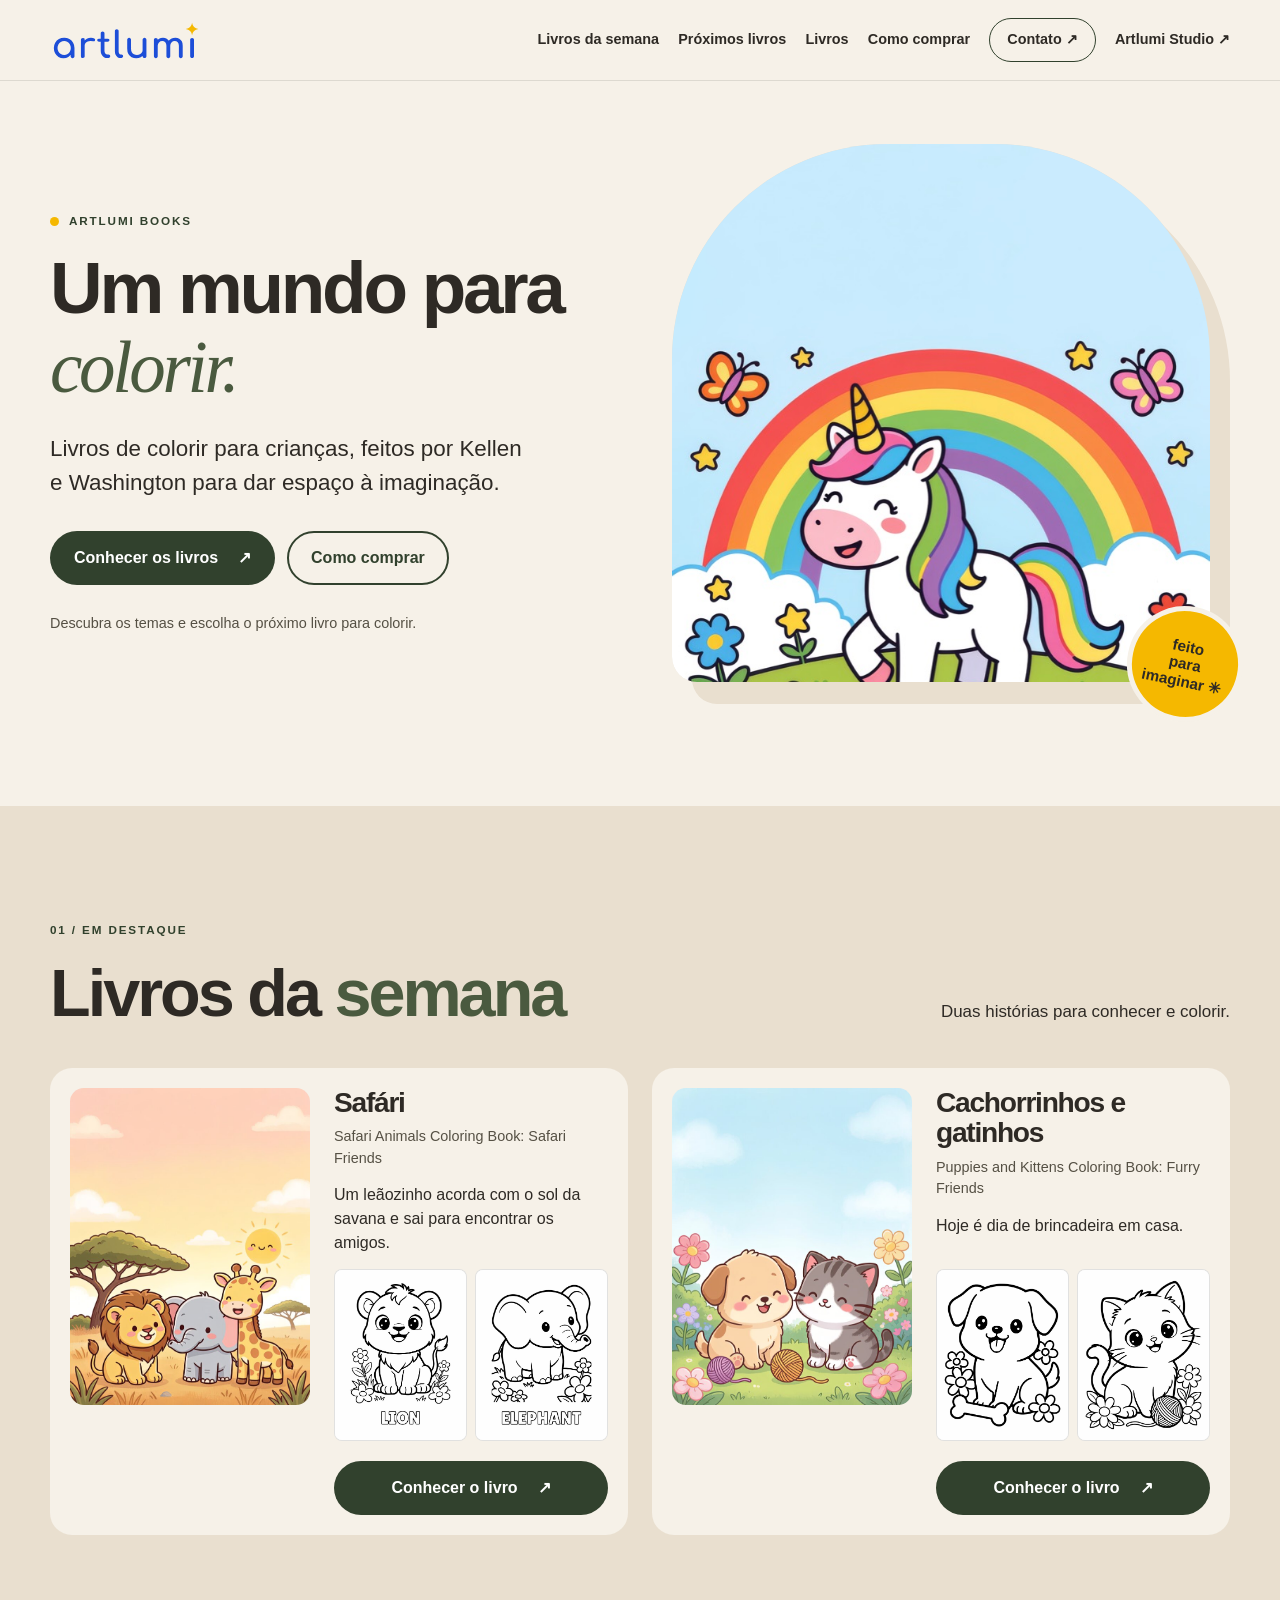
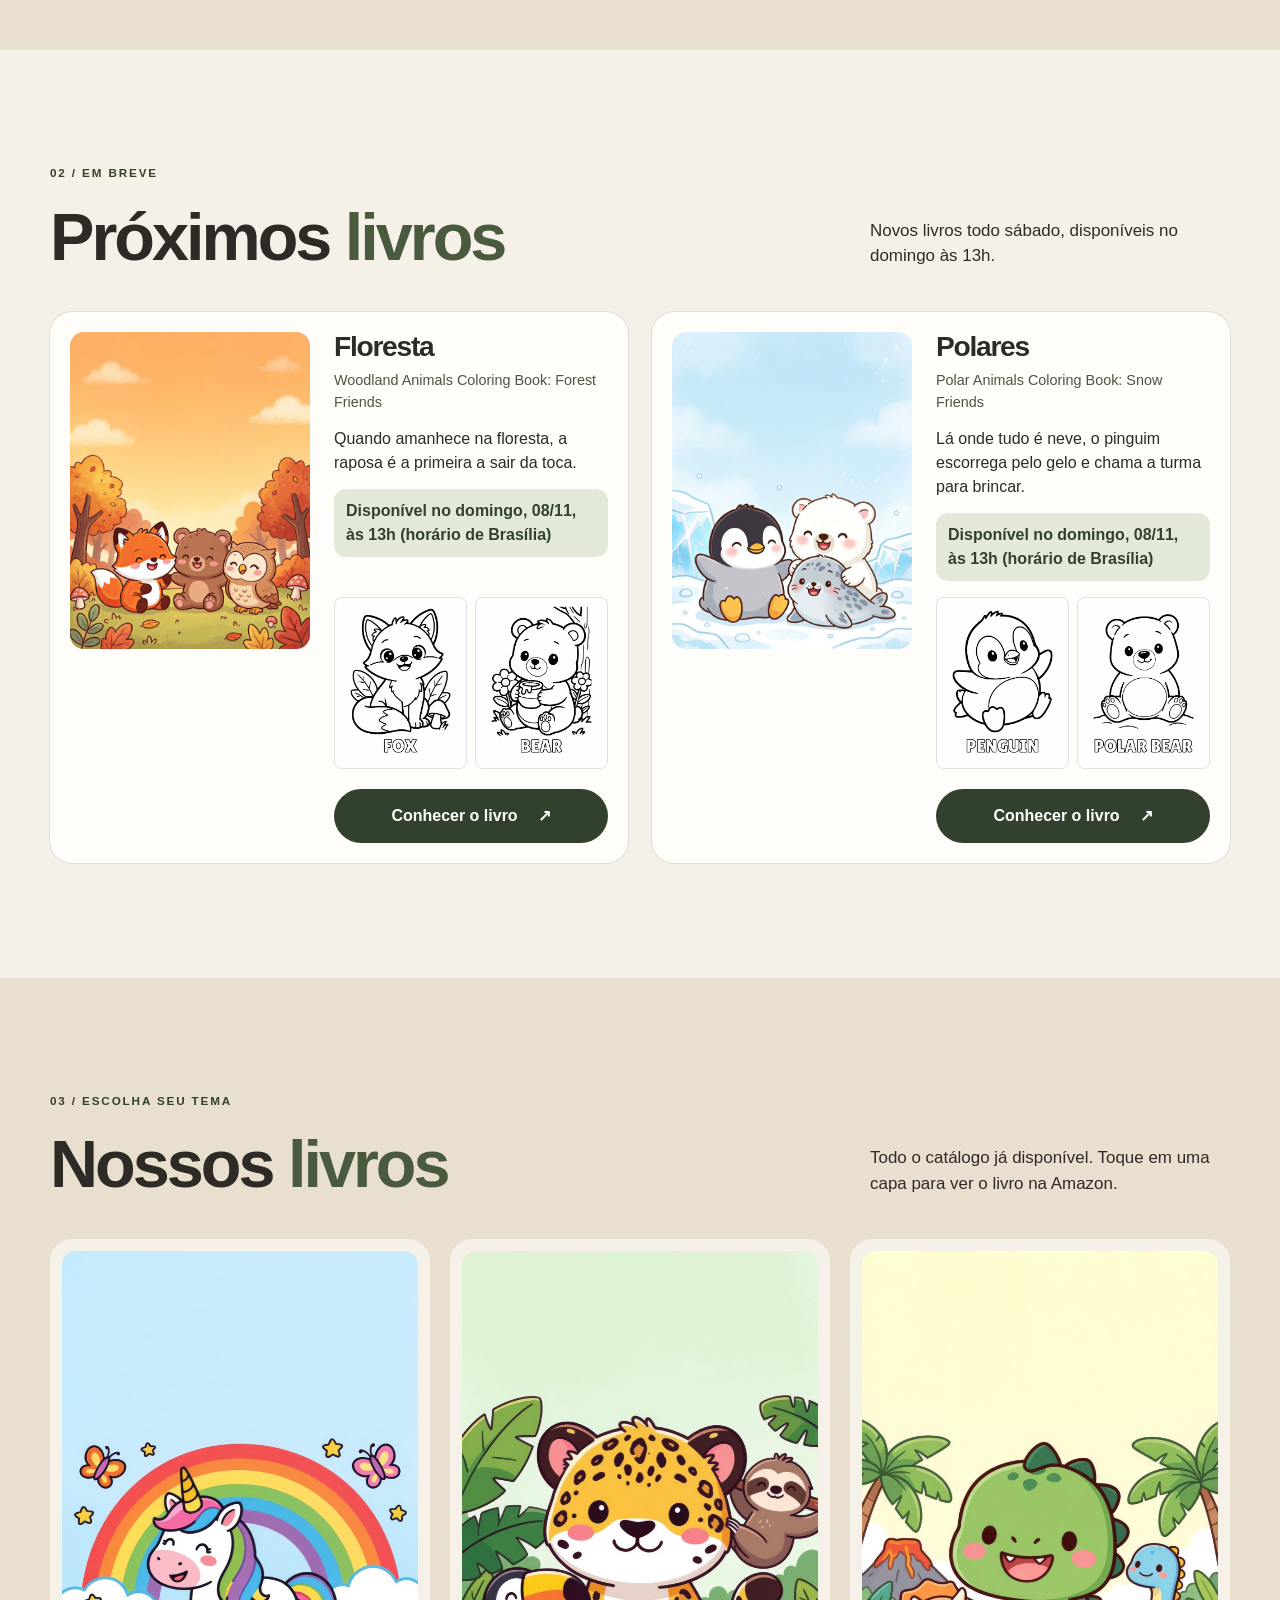
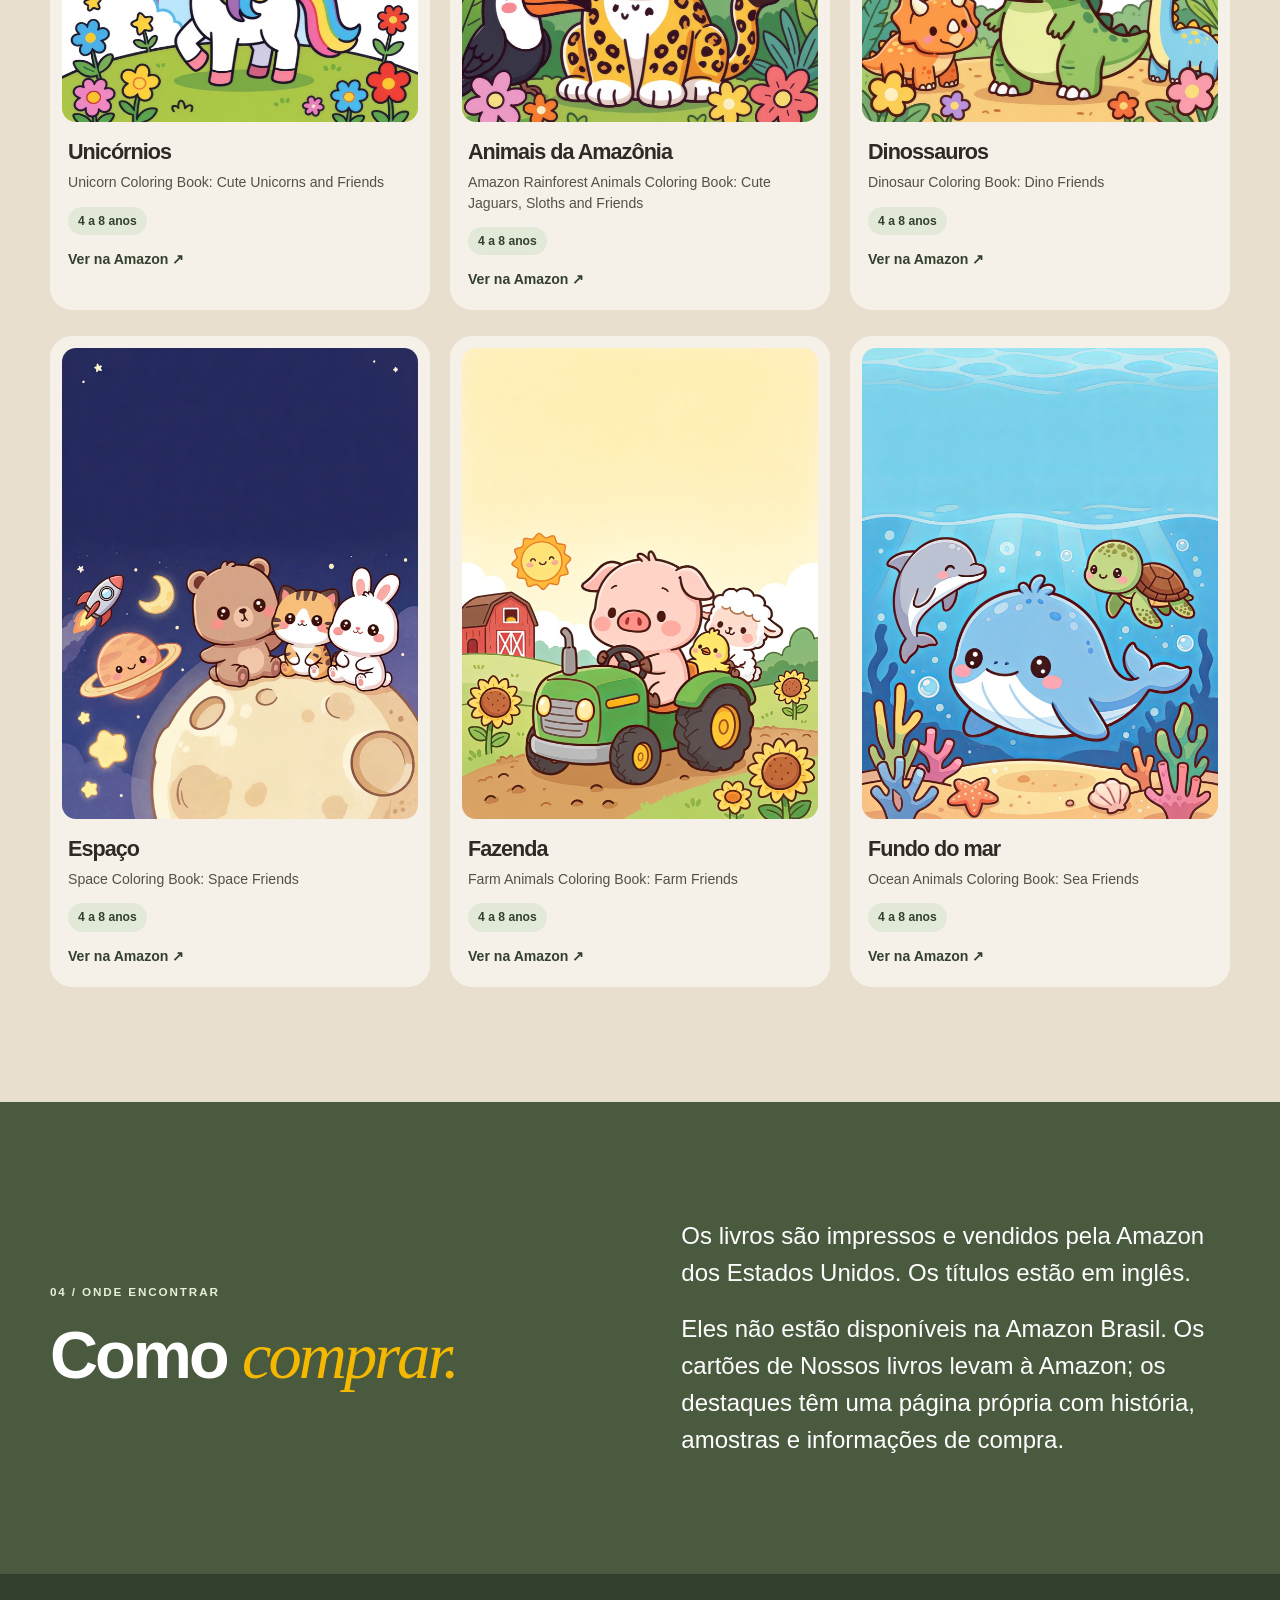
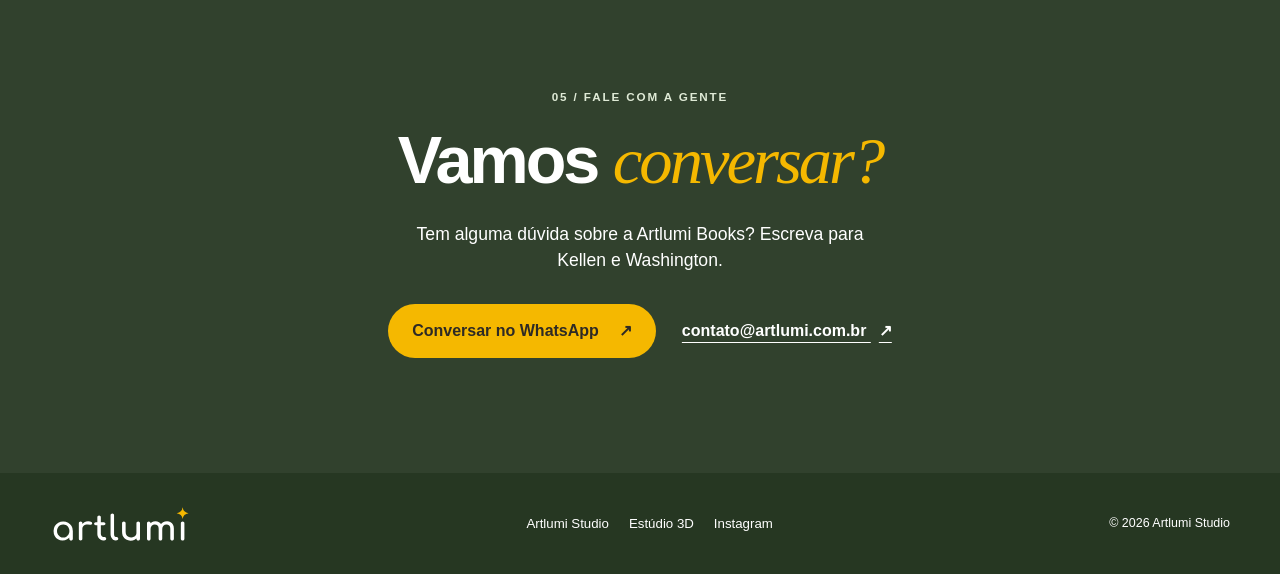
<file: index.html>
<!doctype html>
<html lang="pt-BR">
  <head>
    <meta charset="utf-8">
    <meta name="viewport" content="width=device-width, initial-scale=1">
    <meta name="description" content="Conheça os livros de colorir infantis da Artlumi Books, criados por Kellen e Washington.">
    <meta property="og:type" content="website">
    <meta property="og:locale" content="pt_BR">
    <meta property="og:title" content="Artlumi Books | Livros de colorir infantis">
    <meta property="og:description" content="Livros de colorir para crianças, feitos por Kellen e Washington. Conheça o catálogo da Artlumi Books.">
    <meta property="og:image" content="https://book.artlumi.com.br/assets/img/livro-unicornios.jpg">
    <meta property="og:image:alt" content="Capa do livro de colorir infantil Unicórnios">
    <meta property="og:url" content="https://book.artlumi.com.br">
    <meta name="theme-color" content="#F6F1E8">
    <title>Artlumi Books | Livros de colorir infantis</title>
    <link rel="icon" type="image/svg+xml" href="assets/img/logo-artlumi.svg">
    <link rel="stylesheet" href="assets/style.css?v=20261031b">
    <script src="assets/site.js?v=20261031b" defer></script>
  </head>
  <body>
    <header class="site-header">
      <div class="container header-inner">
        <a class="brand" href="#inicio" aria-label="Artlumi Books, voltar ao início">
          <img src="assets/img/logo-artlumi.svg" width="150" height="49" alt="Artlumi Studio">
        </a>
        <button class="menu-toggle" type="button" aria-controls="menu-principal" aria-expanded="false" aria-label="Abrir menu">
          <span></span><span></span><span></span>
        </button>
        <nav class="site-nav" id="menu-principal" aria-label="Navegação principal">
          <a href="#livros-da-semana">Livros da semana</a>
          <a href="#proximos-livros">Próximos livros</a>
          <a href="#livros">Livros</a>
          <a href="#como-comprar">Como comprar</a>
          <a class="nav-contact" href="#contato">Contato <span aria-hidden="true">↗</span></a>
          <a href="https://artlumi.com.br">Artlumi Studio <span aria-hidden="true">↗</span></a>
        </nav>
      </div>
    </header>

    <main id="inicio">
      <section class="hero" aria-labelledby="titulo-principal">
        <div class="container hero-grid">
          <div class="hero-copy">
            <p class="eyebrow"><span class="eyebrow-dot" aria-hidden="true"></span> ARTLUMI BOOKS</p>
            <h1 id="titulo-principal">Um mundo para <em>colorir.</em></h1>
            <p class="hero-lead">Livros de colorir para crianças, feitos por Kellen e Washington para dar espaço à imaginação.</p>
            <div class="hero-actions">
              <a class="button button-primary" href="#livros">Conhecer os livros <span aria-hidden="true">↗</span></a>
              <a class="button button-outline" href="#como-comprar">Como comprar</a>
            </div>
            <p class="hero-note">Descubra os temas e escolha o próximo livro para colorir.</p>
          </div>
          <div class="hero-media">
            <div class="hero-image-wrap">
              <img src="assets/img/livro-unicornios.jpg" width="681" height="900" alt="Capa do livro de colorir infantil Unicórnios" fetchpriority="high">
            </div>
            <span class="media-sticker" aria-hidden="true">feito<br>para<br>imaginar ✳</span>
          </div>
        </div>
      </section>

      <section class="section featured-section" id="livros-da-semana" aria-labelledby="titulo-livros-da-semana">
        <div class="container">
          <div class="section-heading">
            <div><p class="eyebrow">01 / EM DESTAQUE</p><h2 id="titulo-livros-da-semana">Livros da <span>semana</span></h2></div>
            <p>Duas histórias para conhecer e colorir.</p>
          </div>
          <div class="feature-grid">
            <article class="feature-card">
              <a href="livros/safari.html" aria-label="Conhecer o livro Safári">
                <div class="feature-cover"><img src="assets/img/livro-safari.jpg" width="681" height="900" loading="lazy" alt="Capa do livro de colorir infantil Safári"></div>
                <div class="feature-copy">
                  <h3>Safári</h3>
                  <p class="original-title" lang="en">Safari Animals Coloring Book: Safari Friends</p>
                  <p class="feature-story">Um leãozinho acorda com o sol da savana e sai para encontrar os amigos.</p>

                  <div class="feature-pages">
                    <img src="assets/img/safari-pagina-1.jpg" width="935" height="1210" loading="lazy" alt="Primeira página para colorir do livro Safári">
                    <img src="assets/img/safari-pagina-2.jpg" width="935" height="1210" loading="lazy" alt="Segunda página para colorir do livro Safári">
                  </div>
                  <span class="button button-primary">Conhecer o livro <span aria-hidden="true">↗</span></span>
                </div>
              </a>
            </article>
            <article class="feature-card">
              <a href="livros/cachorrinhos-e-gatinhos.html" aria-label="Conhecer o livro Cachorrinhos e gatinhos">
                <div class="feature-cover"><img src="assets/img/livro-pets.jpg" width="681" height="900" loading="lazy" alt="Capa do livro de colorir infantil Cachorrinhos e gatinhos"></div>
                <div class="feature-copy">
                  <h3>Cachorrinhos e gatinhos</h3>
                  <p class="original-title" lang="en">Puppies and Kittens Coloring Book: Furry Friends</p>
                  <p class="feature-story">Hoje é dia de brincadeira em casa.</p>

                  <div class="feature-pages">
                    <img src="assets/img/pets-pagina-1.jpg" width="935" height="1210" loading="lazy" alt="Primeira página para colorir do livro Cachorrinhos e gatinhos">
                    <img src="assets/img/pets-pagina-2.jpg" width="935" height="1210" loading="lazy" alt="Segunda página para colorir do livro Cachorrinhos e gatinhos">
                  </div>
                  <span class="button button-primary">Conhecer o livro <span aria-hidden="true">↗</span></span>
                </div>
              </a>
            </article>
          </div>
        </div>
      </section>

      <section class="section featured-section" id="proximos-livros" aria-labelledby="titulo-proximos-livros">
        <div class="container">
          <div class="section-heading">
            <div><p class="eyebrow">02 / EM BREVE</p><h2 id="titulo-proximos-livros">Próximos <span>livros</span></h2></div>
            <p>Novos livros todo sábado, disponíveis no domingo às 13h.</p>
          </div>
          <div class="feature-grid">
            <article class="feature-card">
              <a href="livros/floresta.html" aria-label="Conhecer o livro Floresta">
                <div class="feature-cover"><img src="assets/img/livro-floresta.jpg" width="681" height="900" loading="lazy" alt="Capa do livro de colorir infantil Floresta"></div>
                <div class="feature-copy">
                  <h3>Floresta</h3>
                  <p class="original-title" lang="en">Woodland Animals Coloring Book: Forest Friends</p>
                  <p class="feature-story">Quando amanhece na floresta, a raposa é a primeira a sair da toca.</p>
                  <p class="release-date">Disponível no domingo, 08/11, às 13h (horário de Brasília)</p>
                  <div class="feature-pages">
                    <img src="assets/img/floresta-pagina-1.jpg" width="935" height="1210" loading="lazy" alt="Primeira página para colorir do livro Floresta">
                    <img src="assets/img/floresta-pagina-2.jpg" width="935" height="1210" loading="lazy" alt="Segunda página para colorir do livro Floresta">
                  </div>
                  <span class="button button-primary">Conhecer o livro <span aria-hidden="true">↗</span></span>
                </div>
              </a>
            </article>
            <article class="feature-card">
              <a href="livros/polares.html" aria-label="Conhecer o livro Polares">
                <div class="feature-cover"><img src="assets/img/livro-polares.jpg" width="681" height="900" loading="lazy" alt="Capa do livro de colorir infantil Polares"></div>
                <div class="feature-copy">
                  <h3>Polares</h3>
                  <p class="original-title" lang="en">Polar Animals Coloring Book: Snow Friends</p>
                  <p class="feature-story">Lá onde tudo é neve, o pinguim escorrega pelo gelo e chama a turma para brincar.</p>
                  <p class="release-date">Disponível no domingo, 08/11, às 13h (horário de Brasília)</p>
                  <div class="feature-pages">
                    <img src="assets/img/polares-pagina-1.jpg" width="935" height="1210" loading="lazy" alt="Primeira página para colorir do livro Polares">
                    <img src="assets/img/polares-pagina-2.jpg" width="935" height="1210" loading="lazy" alt="Segunda página para colorir do livro Polares">
                  </div>
                  <span class="button button-primary">Conhecer o livro <span aria-hidden="true">↗</span></span>
                </div>
              </a>
            </article>
          </div>
        </div>
      </section>

      <section class="section books-section" id="livros" aria-labelledby="titulo-livros">
        <div class="container">
          <div class="section-heading">
            <div><p class="eyebrow">03 / ESCOLHA SEU TEMA</p><h2 id="titulo-livros">Nossos <span>livros</span></h2></div>
            <p>Todo o catálogo já disponível. Toque em uma capa para ver o livro na Amazon.</p>
          </div>
          <div class="books-grid">

            <article class="book-card">
              <a href="https://www.amazon.com/dp/B0HMGH1YM7" target="_blank" rel="noopener" aria-label="Ver Unicórnios na Amazon, abre em nova aba">
                <img src="assets/img/livro-unicornios.jpg" width="681" height="900" loading="lazy" alt="Capa do livro de colorir infantil Unicórnios">
                <div class="book-caption">
                  <h3>Unicórnios</h3>
                  <p class="original-title" lang="en">Unicorn Coloring Book: Cute Unicorns and Friends</p>
                  <span class="age">4 a 8 anos</span>
                  <span class="card-link">Ver na Amazon ↗</span>
                </div>
              </a>
            </article>

            <article class="book-card">
              <a href="https://www.amazon.com/dp/B0HMG7LJPP" target="_blank" rel="noopener" aria-label="Ver Animais da Amazônia na Amazon, abre em nova aba">
                <img src="assets/img/livro-amazonia.jpg" width="681" height="900" loading="lazy" alt="Capa do livro de colorir infantil Animais da Amazônia">
                <div class="book-caption">
                  <h3>Animais da Amazônia</h3>
                  <p class="original-title" lang="en">Amazon Rainforest Animals Coloring Book: Cute Jaguars, Sloths and Friends</p>
                  <span class="age">4 a 8 anos</span>
                  <span class="card-link">Ver na Amazon ↗</span>
                </div>
              </a>
            </article>

            <article class="book-card">
              <a href="https://www.amazon.com/dp/B0HN6MXYQJ" target="_blank" rel="noopener" aria-label="Ver Dinossauros na Amazon, abre em nova aba">
                <img src="assets/img/livro-dinossauros.jpg" width="681" height="900" loading="lazy" alt="Capa do livro de colorir infantil Dinossauros">
                <div class="book-caption">
                  <h3>Dinossauros</h3>
                  <p class="original-title" lang="en">Dinosaur Coloring Book: Dino Friends</p>
                  <span class="age">4 a 8 anos</span>
                  <span class="card-link">Ver na Amazon ↗</span>
                </div>
              </a>
            </article>

            <article class="book-card">
              <a href="https://www.amazon.com/dp/B0HN6SSD6M" target="_blank" rel="noopener" aria-label="Ver Espaço na Amazon, abre em nova aba">
                <img src="assets/img/livro-espaco.jpg" width="681" height="900" loading="lazy" alt="Capa do livro de colorir infantil Espaço">
                <div class="book-caption">
                  <h3>Espaço</h3>
                  <p class="original-title" lang="en">Space Coloring Book: Space Friends</p>
                  <span class="age">4 a 8 anos</span>
                  <span class="card-link">Ver na Amazon ↗</span>
                </div>
              </a>
            </article>

            <article class="book-card">
              <a href="https://www.amazon.com/dp/B0HNQVTL9X" target="_blank" rel="noopener" aria-label="Ver Fazenda na Amazon, abre em nova aba">
                <img src="assets/img/livro-fazenda.jpg" width="681" height="900" loading="lazy" alt="Capa do livro de colorir infantil Fazenda">
                <div class="book-caption">
                  <h3>Fazenda</h3>
                  <p class="original-title" lang="en">Farm Animals Coloring Book: Farm Friends</p>
                  <span class="age">4 a 8 anos</span>
                  <span class="card-link">Ver na Amazon ↗</span>
                </div>
              </a>
            </article>

            <article class="book-card">
              <a href="https://www.amazon.com/dp/B0HNRJCL51" target="_blank" rel="noopener" aria-label="Ver Fundo do mar na Amazon, abre em nova aba">
                <img src="assets/img/livro-oceano.jpg" width="681" height="900" loading="lazy" alt="Capa do livro de colorir infantil Fundo do mar">
                <div class="book-caption">
                  <h3>Fundo do mar</h3>
                  <p class="original-title" lang="en">Ocean Animals Coloring Book: Sea Friends</p>
                  <span class="age">4 a 8 anos</span>
                  <span class="card-link">Ver na Amazon ↗</span>
                </div>
              </a>
            </article>
          </div>
        </div>
      </section>

      <section class="section buy-section" id="como-comprar" aria-labelledby="titulo-comprar">
        <div class="container buy-grid">
          <div><p class="eyebrow">04 / ONDE ENCONTRAR</p><h2 id="titulo-comprar">Como <em>comprar.</em></h2></div>
          <div class="buy-copy">
            <p>Os livros são impressos e vendidos pela Amazon dos Estados Unidos. Os títulos estão em inglês.</p>
            <p>Eles não estão disponíveis na Amazon Brasil. Os cartões de Nossos livros levam à Amazon; os destaques têm uma página própria com história, amostras e informações de compra.</p>
          </div>
        </div>
      </section>

      <section class="section contact-section" id="contato" aria-labelledby="titulo-contato">
        <div class="container contact-inner">
          <p class="eyebrow">05 / FALE COM A GENTE</p>
          <h2 id="titulo-contato">Vamos <em>conversar?</em></h2>
          <p>Tem alguma dúvida sobre a Artlumi Books? Escreva para Kellen e Washington.</p>
          <div class="contact-actions">
            <a class="button button-yellow" href="https://wa.me/5541991019982">Conversar no WhatsApp <span aria-hidden="true">↗</span></a>
            <a class="contact-email" href="mailto:contato@artlumi.com.br">contato@artlumi.com.br <span aria-hidden="true">↗</span></a>
          </div>
        </div>
      </section>
    </main>

    <footer class="site-footer">
      <div class="container footer-inner">
        <a href="#inicio" aria-label="Artlumi Books, voltar ao início"><img src="assets/img/logo-artlumi-branco.svg" width="150" height="49" loading="lazy" alt="Artlumi Studio"></a>
        <nav aria-label="Links do rodapé">
          <a href="https://artlumi.com.br">Artlumi Studio</a>
          <a href="https://studio.artlumi.com.br">Estúdio 3D</a>
          <a href="https://www.instagram.com/studio.artlumi/" target="_blank" rel="noopener">Instagram</a>
        </nav>
        <small>© 2026 Artlumi Studio</small>
      </div>
    </footer>
  </body>
</html>
</file>
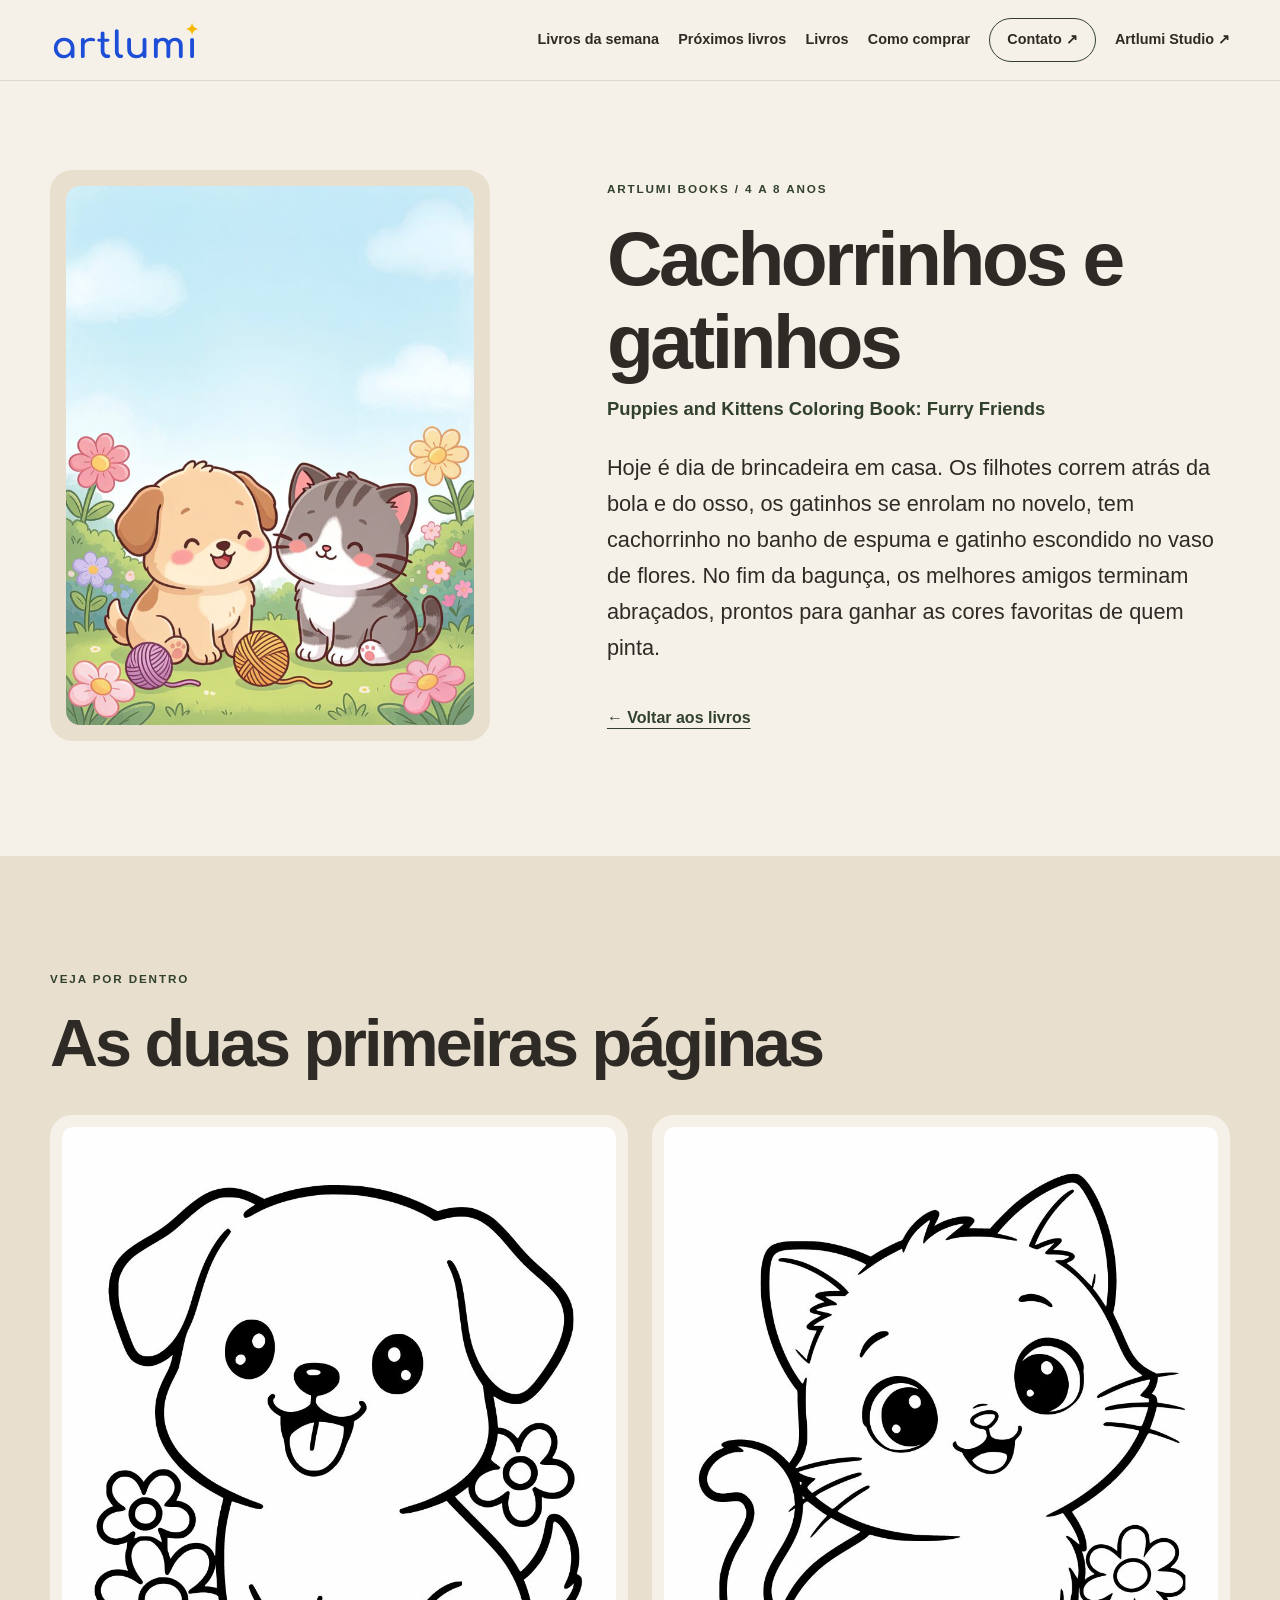
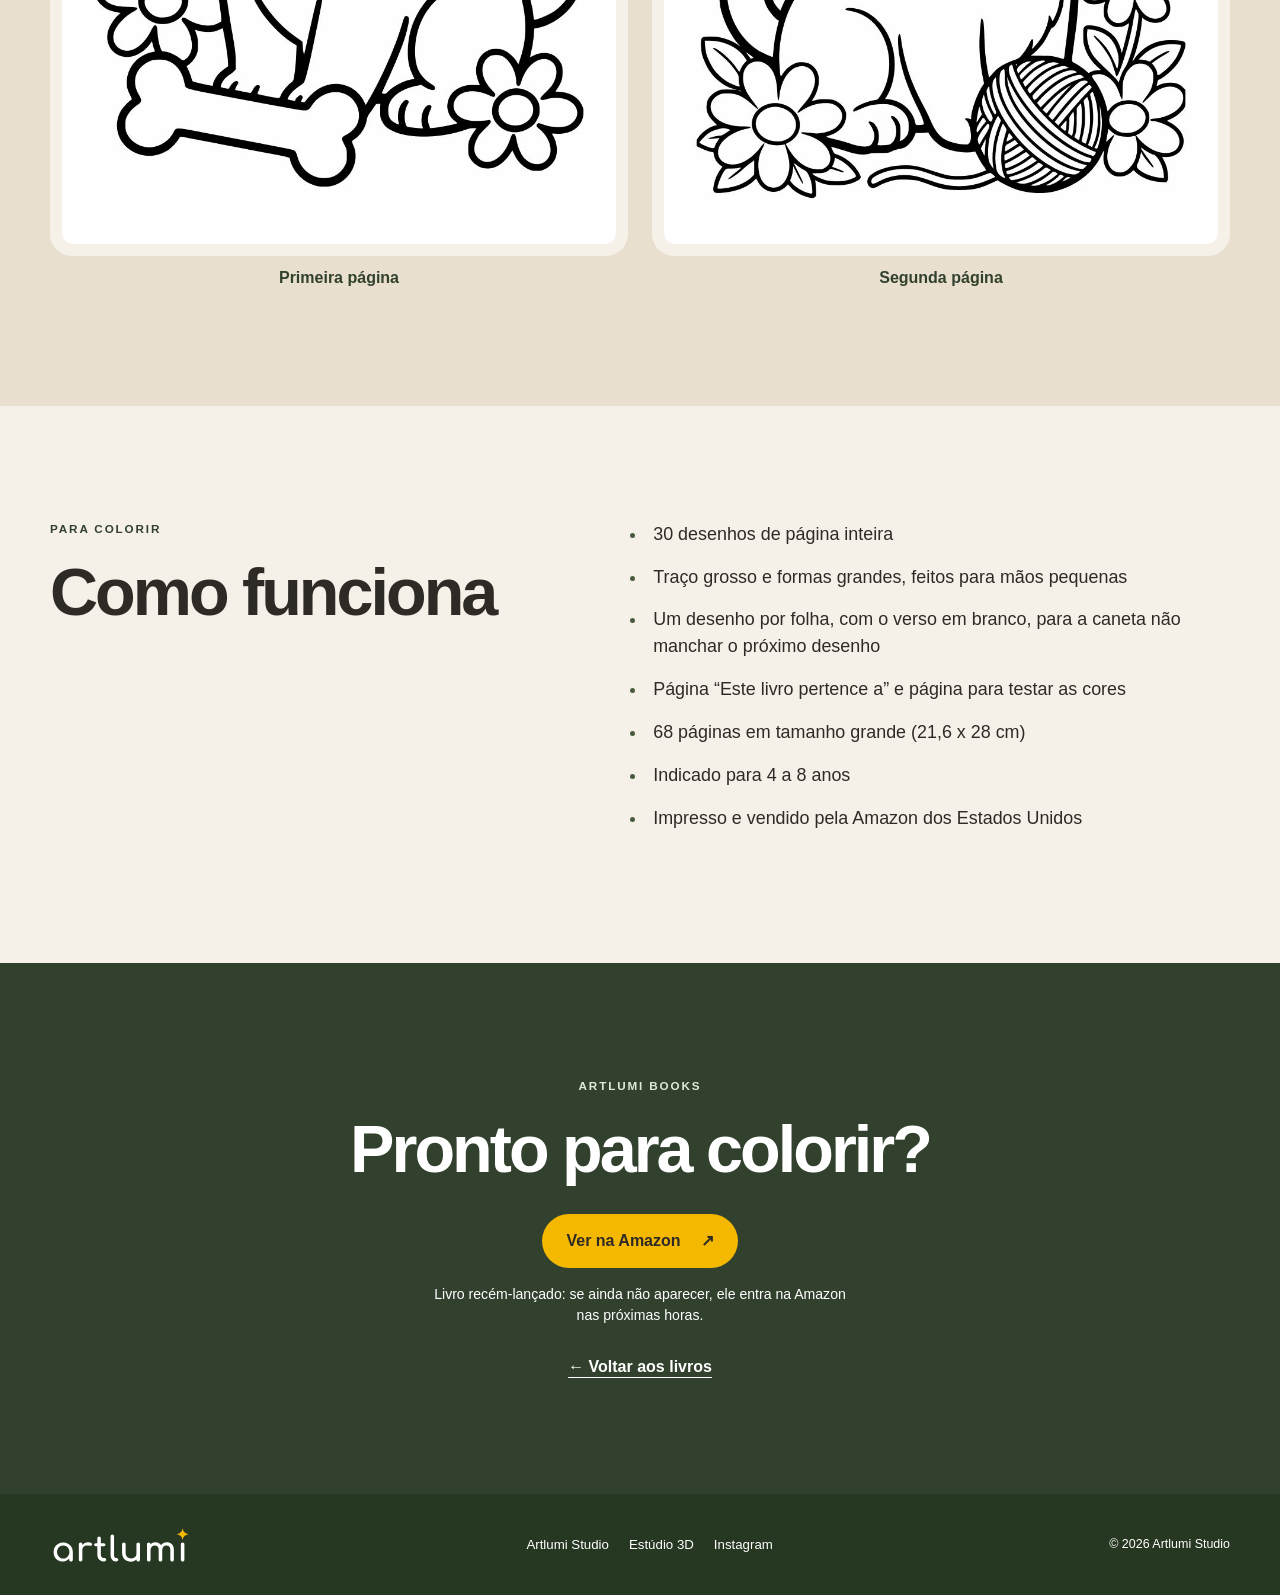
<file: livros/cachorrinhos-e-gatinhos.html>
<!doctype html>
<html lang="pt-BR">
  <head>
    <meta charset="utf-8">
    <meta name="viewport" content="width=device-width, initial-scale=1">
    <meta name="description" content="Conheça Cachorrinhos e gatinhos, livro de colorir infantil da Artlumi Books: história, páginas de exemplo e como funciona.">
    <meta property="og:type" content="book">
    <meta property="og:locale" content="pt_BR">
    <meta property="og:title" content="Cachorrinhos e gatinhos | Artlumi Books">
    <meta property="og:description" content="Conheça Cachorrinhos e gatinhos, livro de colorir infantil da Artlumi Books: história, páginas de exemplo e como funciona.">
    <meta property="og:image" content="https://book.artlumi.com.br/assets/img/livro-pets.jpg">
    <meta property="og:image:alt" content="Capa do livro de colorir infantil Cachorrinhos e gatinhos">
    <meta property="og:url" content="https://book.artlumi.com.br/livros/cachorrinhos-e-gatinhos.html">
    <meta name="theme-color" content="#F6F1E8">
    <title>Cachorrinhos e gatinhos | Artlumi Books</title>
    <link rel="icon" type="image/svg+xml" href="../assets/img/logo-artlumi.svg">
    <link rel="stylesheet" href="../assets/style.css?v=20261031b">
    <script src="../assets/site.js?v=20261031b" defer></script>
  </head>
  <body>
    <header class="site-header">
      <div class="container header-inner">
        <a class="brand" href="../index.html#inicio" aria-label="Artlumi Books, voltar ao início">
          <img src="../assets/img/logo-artlumi.svg" width="150" height="49" alt="Artlumi Studio">
        </a>
        <button class="menu-toggle" type="button" aria-controls="menu-principal" aria-expanded="false" aria-label="Abrir menu">
          <span></span><span></span><span></span>
        </button>
        <nav class="site-nav" id="menu-principal" aria-label="Navegação principal">
          <a href="../index.html#livros-da-semana">Livros da semana</a>
          <a href="../index.html#proximos-livros">Próximos livros</a>
          <a href="../index.html#livros">Livros</a>
          <a href="../index.html#como-comprar">Como comprar</a>
          <a class="nav-contact" href="../index.html#contato">Contato <span aria-hidden="true">↗</span></a>
          <a href="https://artlumi.com.br">Artlumi Studio <span aria-hidden="true">↗</span></a>
        </nav>
      </div>
    </header>

    <main>
      <section class="section book-detail-hero" aria-labelledby="book-title">
        <div class="container detail-hero-grid">
          <div class="detail-cover"><img src="../assets/img/livro-pets.jpg" width="681" height="900" alt="Capa do livro de colorir infantil Cachorrinhos e gatinhos"></div>
          <div class="detail-intro">
            <p class="eyebrow">ARTLUMI BOOKS / 4 A 8 ANOS</p>
            <h1 id="book-title">Cachorrinhos e gatinhos</h1>
            <p class="original-title" lang="en">Puppies and Kittens Coloring Book: Furry Friends</p>
            <p class="book-story">Hoje é dia de brincadeira em casa. Os filhotes correm atrás da bola e do osso, os gatinhos se enrolam no novelo, tem cachorrinho no banho de espuma e gatinho escondido no vaso de flores. No fim da bagunça, os melhores amigos terminam abraçados, prontos para ganhar as cores favoritas de quem pinta.</p>
            <a class="back-link" href="../index.html#livros-da-semana">← Voltar aos livros</a>
          </div>
        </div>
      </section>

      <section class="section sample-section" aria-labelledby="sample-title">
        <div class="container">
          <p class="eyebrow">VEJA POR DENTRO</p>
          <h2 id="sample-title">As duas primeiras páginas</h2>
          <div class="sample-grid">
            <figure><img src="../assets/img/pets-pagina-1.jpg" width="935" height="1210" loading="lazy" alt="Primeira página para colorir do livro Cachorrinhos e gatinhos"><figcaption>Primeira página</figcaption></figure>
            <figure><img src="../assets/img/pets-pagina-2.jpg" width="935" height="1210" loading="lazy" alt="Segunda página para colorir do livro Cachorrinhos e gatinhos"><figcaption>Segunda página</figcaption></figure>
          </div>
        </div>
      </section>

      <section class="section how-section" aria-labelledby="how-title">
        <div class="container how-grid">
          <div><p class="eyebrow">PARA COLORIR</p><h2 id="how-title">Como funciona</h2></div>
          <ul class="how-list">
              <li>30 desenhos de página inteira</li>
              <li>Traço grosso e formas grandes, feitos para mãos pequenas</li>
              <li>Um desenho por folha, com o verso em branco, para a caneta não manchar o próximo desenho</li>
              <li>Página “Este livro pertence a” e página para testar as cores</li>
              <li>68 páginas em tamanho grande (21,6 x 28 cm)</li>
              <li>Indicado para 4 a 8 anos</li>
              <li>Impresso e vendido pela Amazon dos Estados Unidos</li>
          </ul>
        </div>
      </section>

      <section class="section detail-cta" aria-labelledby="cta-title">
        <div class="container detail-cta-inner">
          <p class="eyebrow">ARTLUMI BOOKS</p>
          <h2 id="cta-title">Pronto para colorir?</h2>
          <a class="button button-yellow" href="https://www.amazon.com/s?k=Puppies+and+Kittens+Coloring+Book+Artlumi+Books" target="_blank" rel="noopener">Ver na Amazon <span aria-hidden="true">↗</span></a>
            <p class="launch-note">Livro recém-lançado: se ainda não aparecer, ele entra na Amazon nas próximas horas.</p>
          <a class="back-link" href="../index.html#livros-da-semana">← Voltar aos livros</a>
        </div>
      </section>
    </main>

    <footer class="site-footer">
      <div class="container footer-inner">
        <a href="../index.html#inicio" aria-label="Artlumi Books, voltar ao início"><img src="../assets/img/logo-artlumi-branco.svg" width="150" height="49" loading="lazy" alt="Artlumi Studio"></a>
        <nav aria-label="Links do rodapé">
          <a href="https://artlumi.com.br">Artlumi Studio</a>
          <a href="https://studio.artlumi.com.br">Estúdio 3D</a>
          <a href="https://www.instagram.com/studio.artlumi/" target="_blank" rel="noopener">Instagram</a>
        </nav>
        <small>© 2026 Artlumi Studio</small>
      </div>
    </footer>
  </body>
</html>
</file>
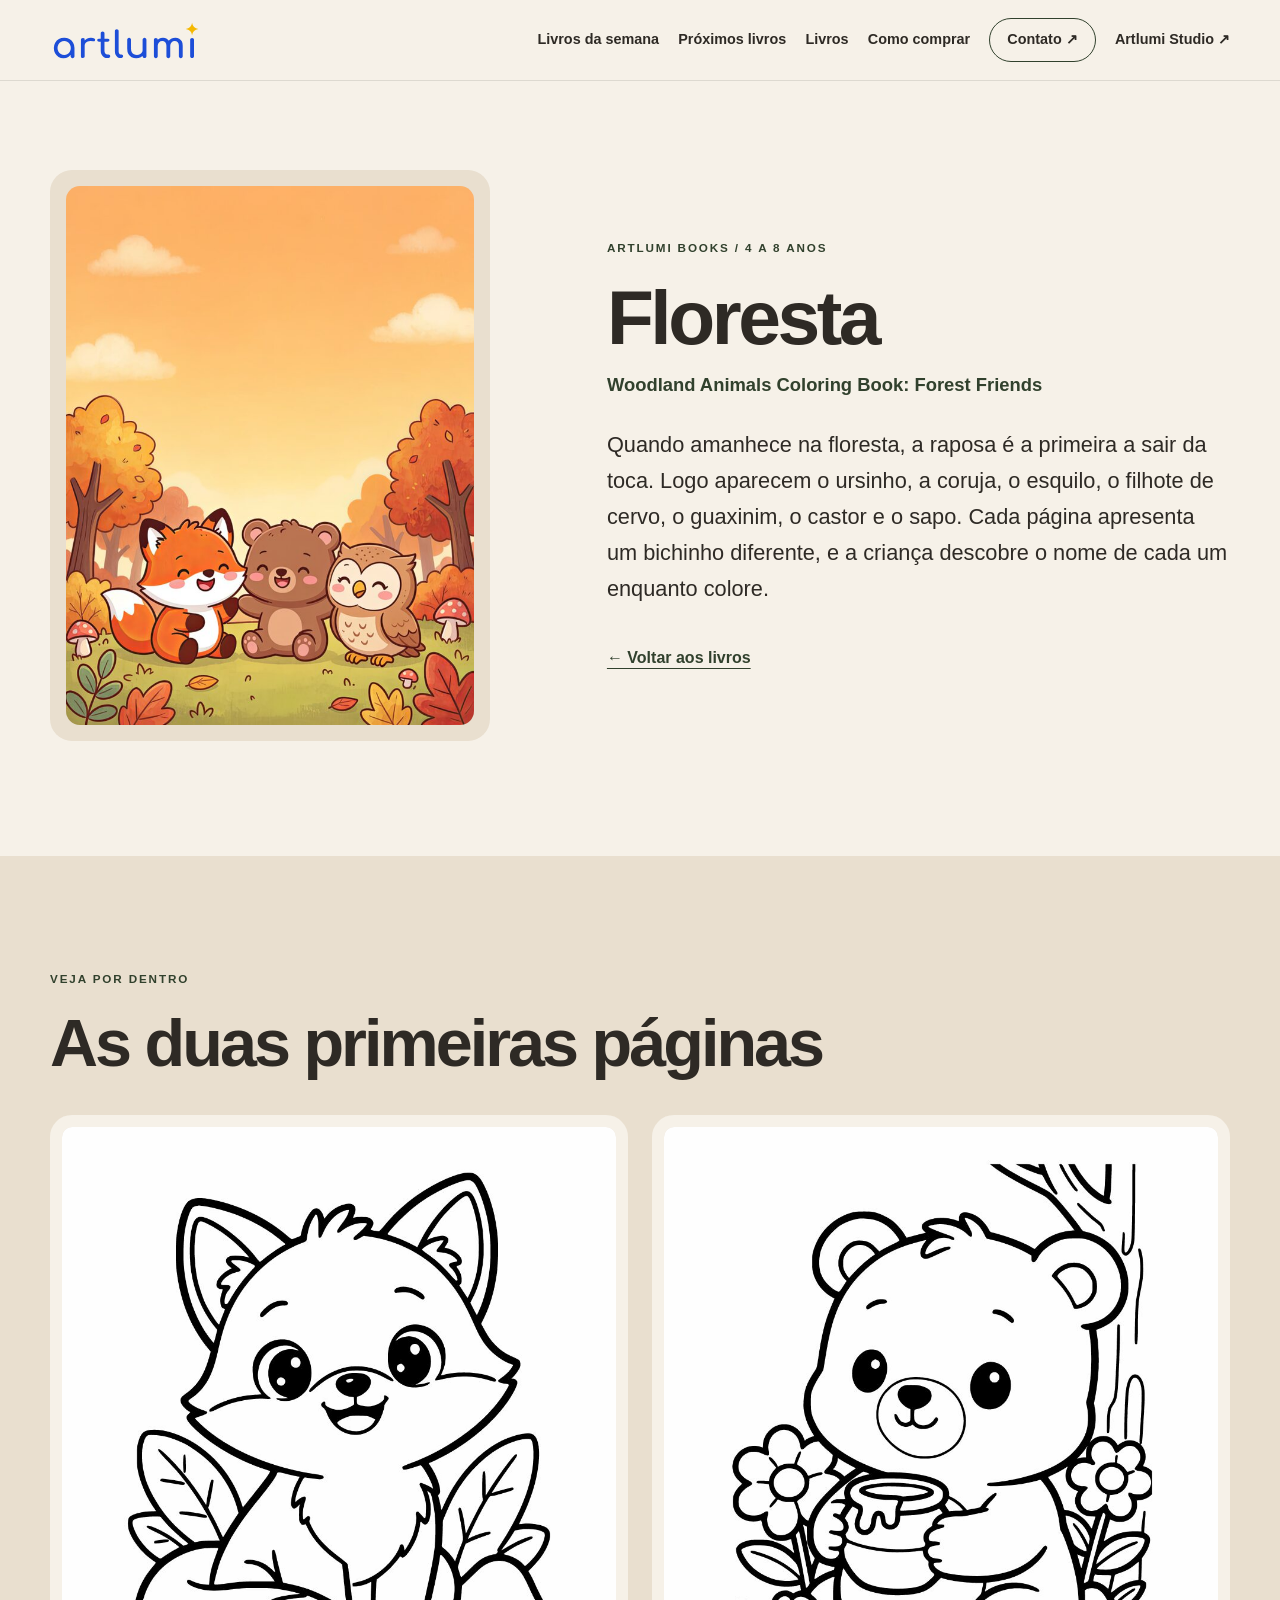
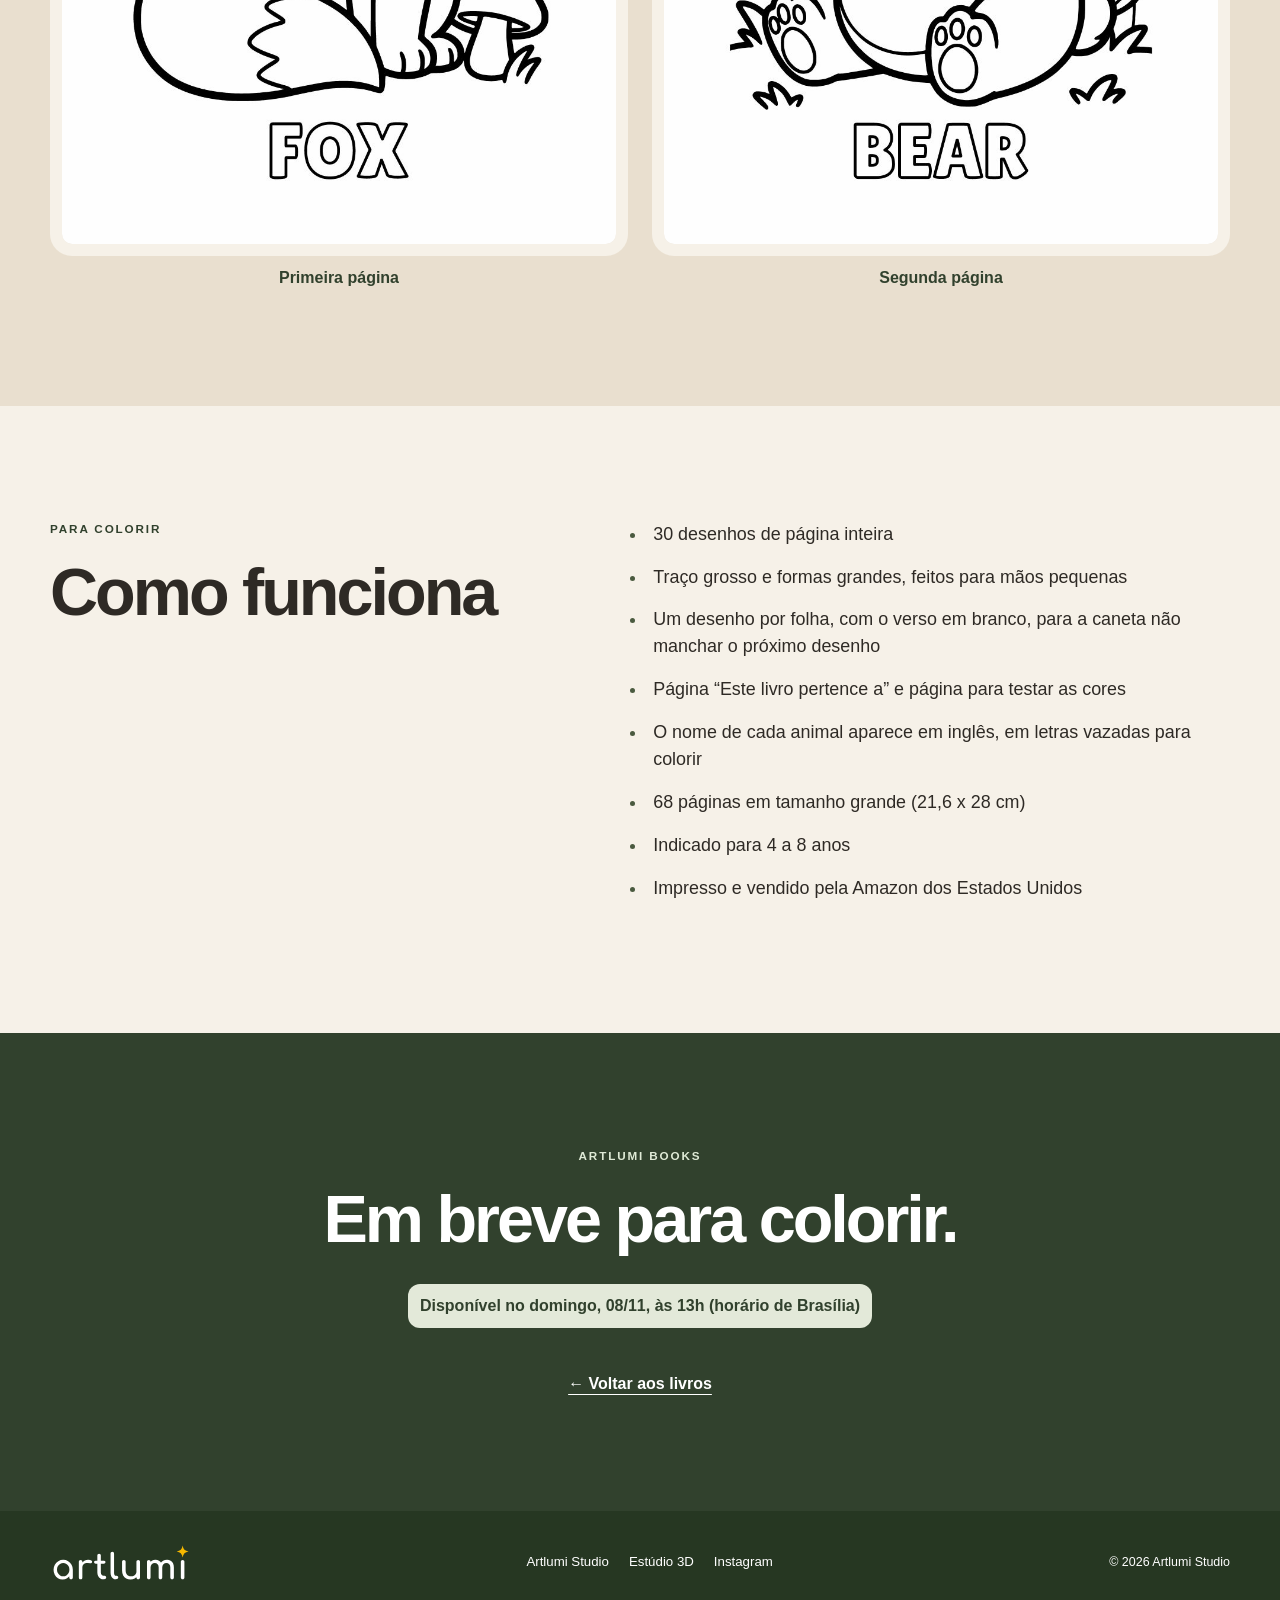
<file: livros/floresta.html>
<!doctype html>
<html lang="pt-BR">
  <head>
    <meta charset="utf-8">
    <meta name="viewport" content="width=device-width, initial-scale=1">
    <meta name="description" content="Conheça Floresta, livro de colorir infantil da Artlumi Books: história, páginas de exemplo e como funciona.">
    <meta property="og:type" content="book">
    <meta property="og:locale" content="pt_BR">
    <meta property="og:title" content="Floresta | Artlumi Books">
    <meta property="og:description" content="Conheça Floresta, livro de colorir infantil da Artlumi Books: história, páginas de exemplo e como funciona.">
    <meta property="og:image" content="https://book.artlumi.com.br/assets/img/livro-floresta.jpg">
    <meta property="og:image:alt" content="Capa do livro de colorir infantil Floresta">
    <meta property="og:url" content="https://book.artlumi.com.br/livros/floresta.html">
    <meta name="theme-color" content="#F6F1E8">
    <title>Floresta | Artlumi Books</title>
    <link rel="icon" type="image/svg+xml" href="../assets/img/logo-artlumi.svg">
    <link rel="stylesheet" href="../assets/style.css?v=20261031b">
    <script src="../assets/site.js?v=20261031b" defer></script>
  </head>
  <body>
    <header class="site-header">
      <div class="container header-inner">
        <a class="brand" href="../index.html#inicio" aria-label="Artlumi Books, voltar ao início">
          <img src="../assets/img/logo-artlumi.svg" width="150" height="49" alt="Artlumi Studio">
        </a>
        <button class="menu-toggle" type="button" aria-controls="menu-principal" aria-expanded="false" aria-label="Abrir menu">
          <span></span><span></span><span></span>
        </button>
        <nav class="site-nav" id="menu-principal" aria-label="Navegação principal">
          <a href="../index.html#livros-da-semana">Livros da semana</a>
          <a href="../index.html#proximos-livros">Próximos livros</a>
          <a href="../index.html#livros">Livros</a>
          <a href="../index.html#como-comprar">Como comprar</a>
          <a class="nav-contact" href="../index.html#contato">Contato <span aria-hidden="true">↗</span></a>
          <a href="https://artlumi.com.br">Artlumi Studio <span aria-hidden="true">↗</span></a>
        </nav>
      </div>
    </header>

    <main>
      <section class="section book-detail-hero" aria-labelledby="book-title">
        <div class="container detail-hero-grid">
          <div class="detail-cover"><img src="../assets/img/livro-floresta.jpg" width="681" height="900" alt="Capa do livro de colorir infantil Floresta"></div>
          <div class="detail-intro">
            <p class="eyebrow">ARTLUMI BOOKS / 4 A 8 ANOS</p>
            <h1 id="book-title">Floresta</h1>
            <p class="original-title" lang="en">Woodland Animals Coloring Book: Forest Friends</p>
            <p class="book-story">Quando amanhece na floresta, a raposa é a primeira a sair da toca. Logo aparecem o ursinho, a coruja, o esquilo, o filhote de cervo, o guaxinim, o castor e o sapo. Cada página apresenta um bichinho diferente, e a criança descobre o nome de cada um enquanto colore.</p>
            <a class="back-link" href="../index.html#proximos-livros">← Voltar aos livros</a>
          </div>
        </div>
      </section>

      <section class="section sample-section" aria-labelledby="sample-title">
        <div class="container">
          <p class="eyebrow">VEJA POR DENTRO</p>
          <h2 id="sample-title">As duas primeiras páginas</h2>
          <div class="sample-grid">
            <figure><img src="../assets/img/floresta-pagina-1.jpg" width="935" height="1210" loading="lazy" alt="Primeira página para colorir do livro Floresta"><figcaption>Primeira página</figcaption></figure>
            <figure><img src="../assets/img/floresta-pagina-2.jpg" width="935" height="1210" loading="lazy" alt="Segunda página para colorir do livro Floresta"><figcaption>Segunda página</figcaption></figure>
          </div>
        </div>
      </section>

      <section class="section how-section" aria-labelledby="how-title">
        <div class="container how-grid">
          <div><p class="eyebrow">PARA COLORIR</p><h2 id="how-title">Como funciona</h2></div>
          <ul class="how-list">
              <li>30 desenhos de página inteira</li>
              <li>Traço grosso e formas grandes, feitos para mãos pequenas</li>
              <li>Um desenho por folha, com o verso em branco, para a caneta não manchar o próximo desenho</li>
              <li>Página “Este livro pertence a” e página para testar as cores</li>
              <li>O nome de cada animal aparece em inglês, em letras vazadas para colorir</li>
              <li>68 páginas em tamanho grande (21,6 x 28 cm)</li>
              <li>Indicado para 4 a 8 anos</li>
              <li>Impresso e vendido pela Amazon dos Estados Unidos</li>
          </ul>
        </div>
      </section>

      <section class="section detail-cta" aria-labelledby="cta-title">
        <div class="container detail-cta-inner">
          <p class="eyebrow">ARTLUMI BOOKS</p>
          <h2 id="cta-title">Em breve para colorir.</h2>
          <p class="release-date">Disponível no domingo, 08/11, às 13h (horário de Brasília)</p>
          <a class="back-link" href="../index.html#proximos-livros">← Voltar aos livros</a>
        </div>
      </section>
    </main>

    <footer class="site-footer">
      <div class="container footer-inner">
        <a href="../index.html#inicio" aria-label="Artlumi Books, voltar ao início"><img src="../assets/img/logo-artlumi-branco.svg" width="150" height="49" loading="lazy" alt="Artlumi Studio"></a>
        <nav aria-label="Links do rodapé">
          <a href="https://artlumi.com.br">Artlumi Studio</a>
          <a href="https://studio.artlumi.com.br">Estúdio 3D</a>
          <a href="https://www.instagram.com/studio.artlumi/" target="_blank" rel="noopener">Instagram</a>
        </nav>
        <small>© 2026 Artlumi Studio</small>
      </div>
    </footer>
  </body>
</html>
</file>
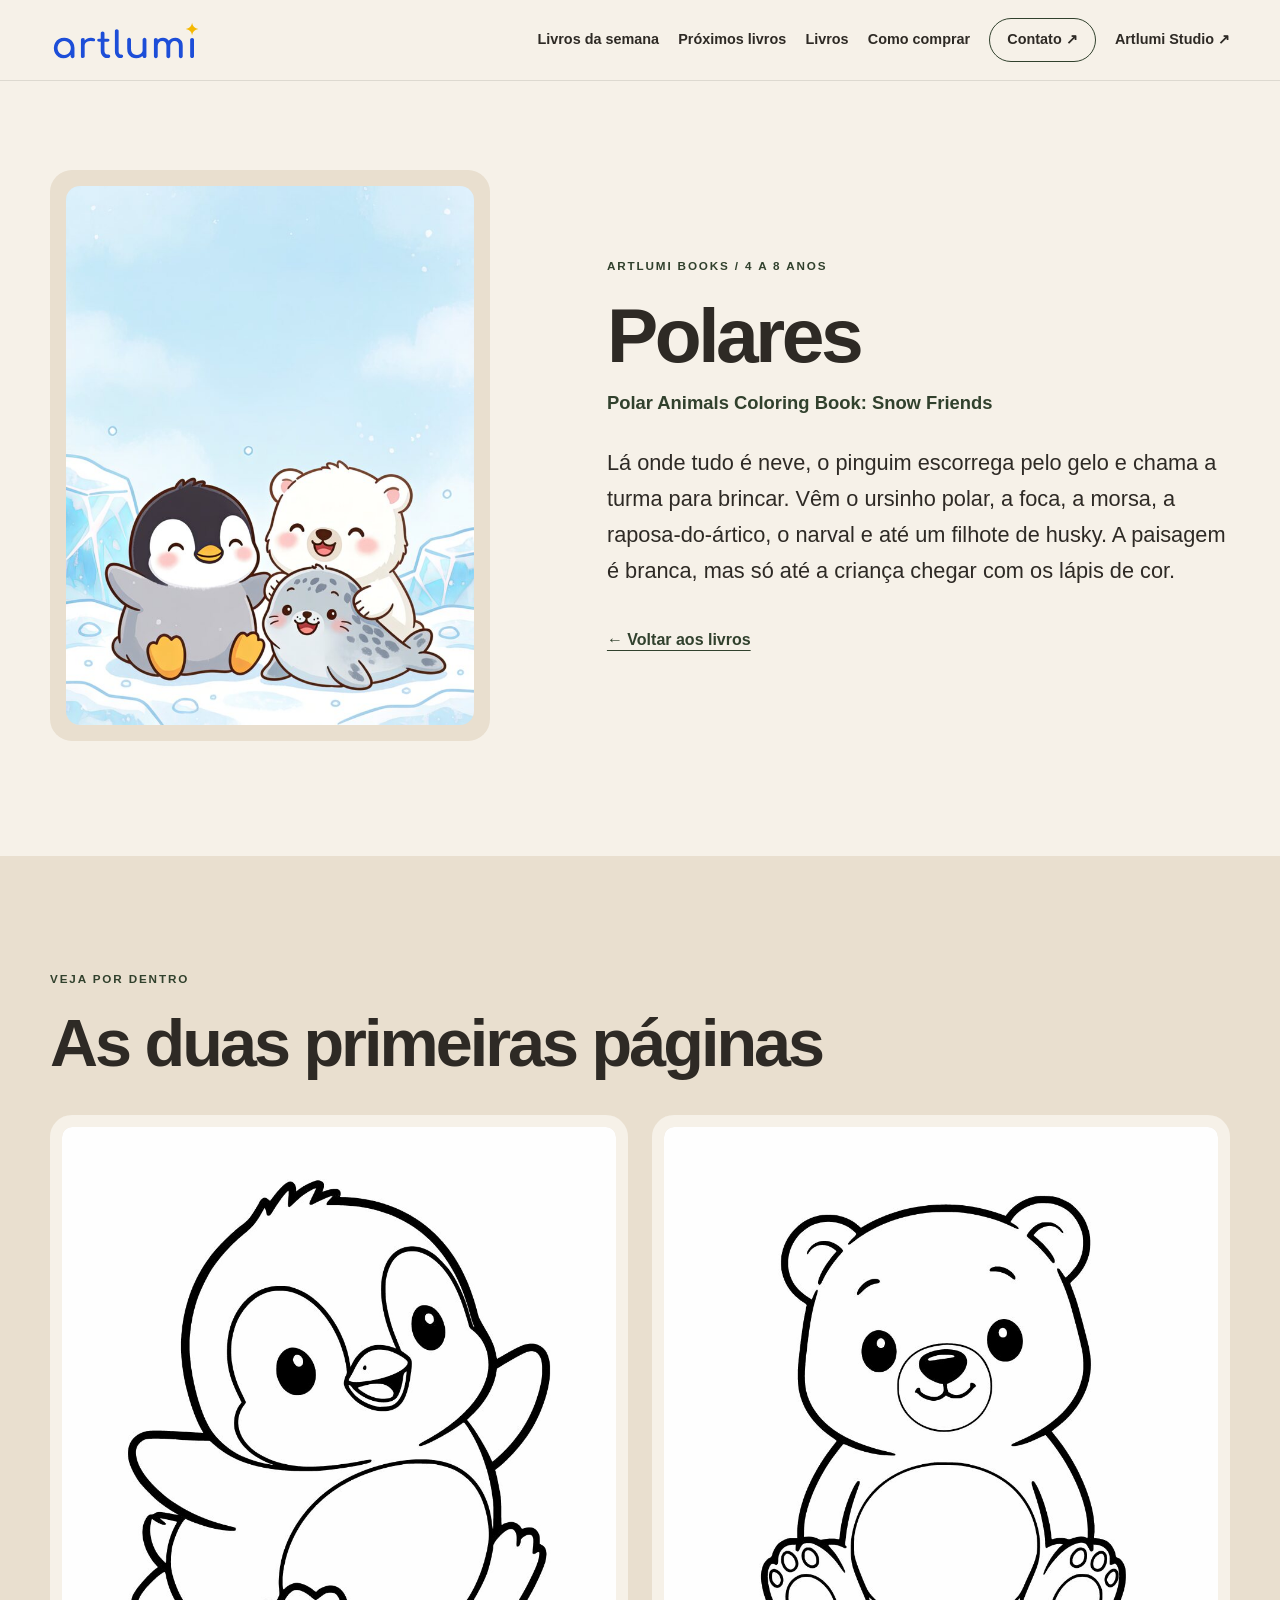
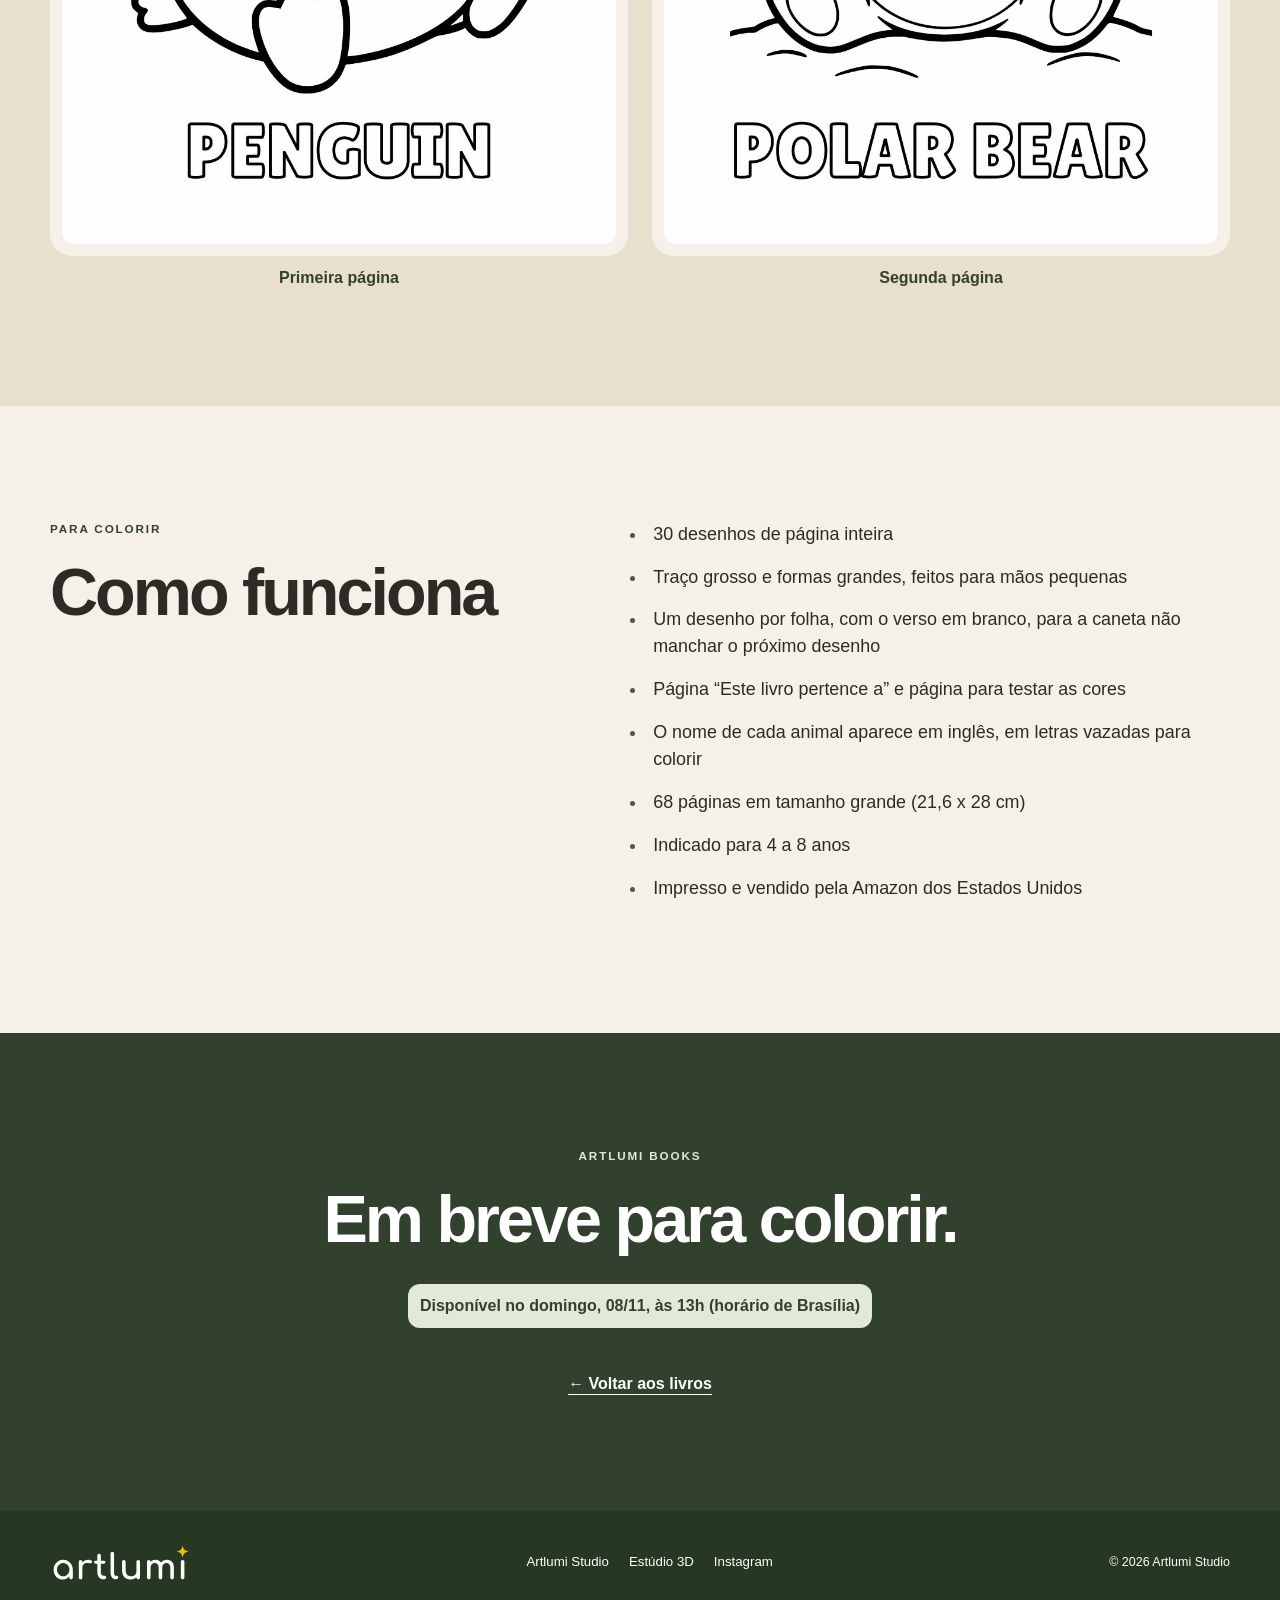
<file: livros/polares.html>
<!doctype html>
<html lang="pt-BR">
  <head>
    <meta charset="utf-8">
    <meta name="viewport" content="width=device-width, initial-scale=1">
    <meta name="description" content="Conheça Polares, livro de colorir infantil da Artlumi Books: história, páginas de exemplo e como funciona.">
    <meta property="og:type" content="book">
    <meta property="og:locale" content="pt_BR">
    <meta property="og:title" content="Polares | Artlumi Books">
    <meta property="og:description" content="Conheça Polares, livro de colorir infantil da Artlumi Books: história, páginas de exemplo e como funciona.">
    <meta property="og:image" content="https://book.artlumi.com.br/assets/img/livro-polares.jpg">
    <meta property="og:image:alt" content="Capa do livro de colorir infantil Polares">
    <meta property="og:url" content="https://book.artlumi.com.br/livros/polares.html">
    <meta name="theme-color" content="#F6F1E8">
    <title>Polares | Artlumi Books</title>
    <link rel="icon" type="image/svg+xml" href="../assets/img/logo-artlumi.svg">
    <link rel="stylesheet" href="../assets/style.css?v=20261031b">
    <script src="../assets/site.js?v=20261031b" defer></script>
  </head>
  <body>
    <header class="site-header">
      <div class="container header-inner">
        <a class="brand" href="../index.html#inicio" aria-label="Artlumi Books, voltar ao início">
          <img src="../assets/img/logo-artlumi.svg" width="150" height="49" alt="Artlumi Studio">
        </a>
        <button class="menu-toggle" type="button" aria-controls="menu-principal" aria-expanded="false" aria-label="Abrir menu">
          <span></span><span></span><span></span>
        </button>
        <nav class="site-nav" id="menu-principal" aria-label="Navegação principal">
          <a href="../index.html#livros-da-semana">Livros da semana</a>
          <a href="../index.html#proximos-livros">Próximos livros</a>
          <a href="../index.html#livros">Livros</a>
          <a href="../index.html#como-comprar">Como comprar</a>
          <a class="nav-contact" href="../index.html#contato">Contato <span aria-hidden="true">↗</span></a>
          <a href="https://artlumi.com.br">Artlumi Studio <span aria-hidden="true">↗</span></a>
        </nav>
      </div>
    </header>

    <main>
      <section class="section book-detail-hero" aria-labelledby="book-title">
        <div class="container detail-hero-grid">
          <div class="detail-cover"><img src="../assets/img/livro-polares.jpg" width="681" height="900" alt="Capa do livro de colorir infantil Polares"></div>
          <div class="detail-intro">
            <p class="eyebrow">ARTLUMI BOOKS / 4 A 8 ANOS</p>
            <h1 id="book-title">Polares</h1>
            <p class="original-title" lang="en">Polar Animals Coloring Book: Snow Friends</p>
            <p class="book-story">Lá onde tudo é neve, o pinguim escorrega pelo gelo e chama a turma para brincar. Vêm o ursinho polar, a foca, a morsa, a raposa-do-ártico, o narval e até um filhote de husky. A paisagem é branca, mas só até a criança chegar com os lápis de cor.</p>
            <a class="back-link" href="../index.html#proximos-livros">← Voltar aos livros</a>
          </div>
        </div>
      </section>

      <section class="section sample-section" aria-labelledby="sample-title">
        <div class="container">
          <p class="eyebrow">VEJA POR DENTRO</p>
          <h2 id="sample-title">As duas primeiras páginas</h2>
          <div class="sample-grid">
            <figure><img src="../assets/img/polares-pagina-1.jpg" width="935" height="1210" loading="lazy" alt="Primeira página para colorir do livro Polares"><figcaption>Primeira página</figcaption></figure>
            <figure><img src="../assets/img/polares-pagina-2.jpg" width="935" height="1210" loading="lazy" alt="Segunda página para colorir do livro Polares"><figcaption>Segunda página</figcaption></figure>
          </div>
        </div>
      </section>

      <section class="section how-section" aria-labelledby="how-title">
        <div class="container how-grid">
          <div><p class="eyebrow">PARA COLORIR</p><h2 id="how-title">Como funciona</h2></div>
          <ul class="how-list">
              <li>30 desenhos de página inteira</li>
              <li>Traço grosso e formas grandes, feitos para mãos pequenas</li>
              <li>Um desenho por folha, com o verso em branco, para a caneta não manchar o próximo desenho</li>
              <li>Página “Este livro pertence a” e página para testar as cores</li>
              <li>O nome de cada animal aparece em inglês, em letras vazadas para colorir</li>
              <li>68 páginas em tamanho grande (21,6 x 28 cm)</li>
              <li>Indicado para 4 a 8 anos</li>
              <li>Impresso e vendido pela Amazon dos Estados Unidos</li>
          </ul>
        </div>
      </section>

      <section class="section detail-cta" aria-labelledby="cta-title">
        <div class="container detail-cta-inner">
          <p class="eyebrow">ARTLUMI BOOKS</p>
          <h2 id="cta-title">Em breve para colorir.</h2>
          <p class="release-date">Disponível no domingo, 08/11, às 13h (horário de Brasília)</p>
          <a class="back-link" href="../index.html#proximos-livros">← Voltar aos livros</a>
        </div>
      </section>
    </main>

    <footer class="site-footer">
      <div class="container footer-inner">
        <a href="../index.html#inicio" aria-label="Artlumi Books, voltar ao início"><img src="../assets/img/logo-artlumi-branco.svg" width="150" height="49" loading="lazy" alt="Artlumi Studio"></a>
        <nav aria-label="Links do rodapé">
          <a href="https://artlumi.com.br">Artlumi Studio</a>
          <a href="https://studio.artlumi.com.br">Estúdio 3D</a>
          <a href="https://www.instagram.com/studio.artlumi/" target="_blank" rel="noopener">Instagram</a>
        </nav>
        <small>© 2026 Artlumi Studio</small>
      </div>
    </footer>
  </body>
</html>
</file>
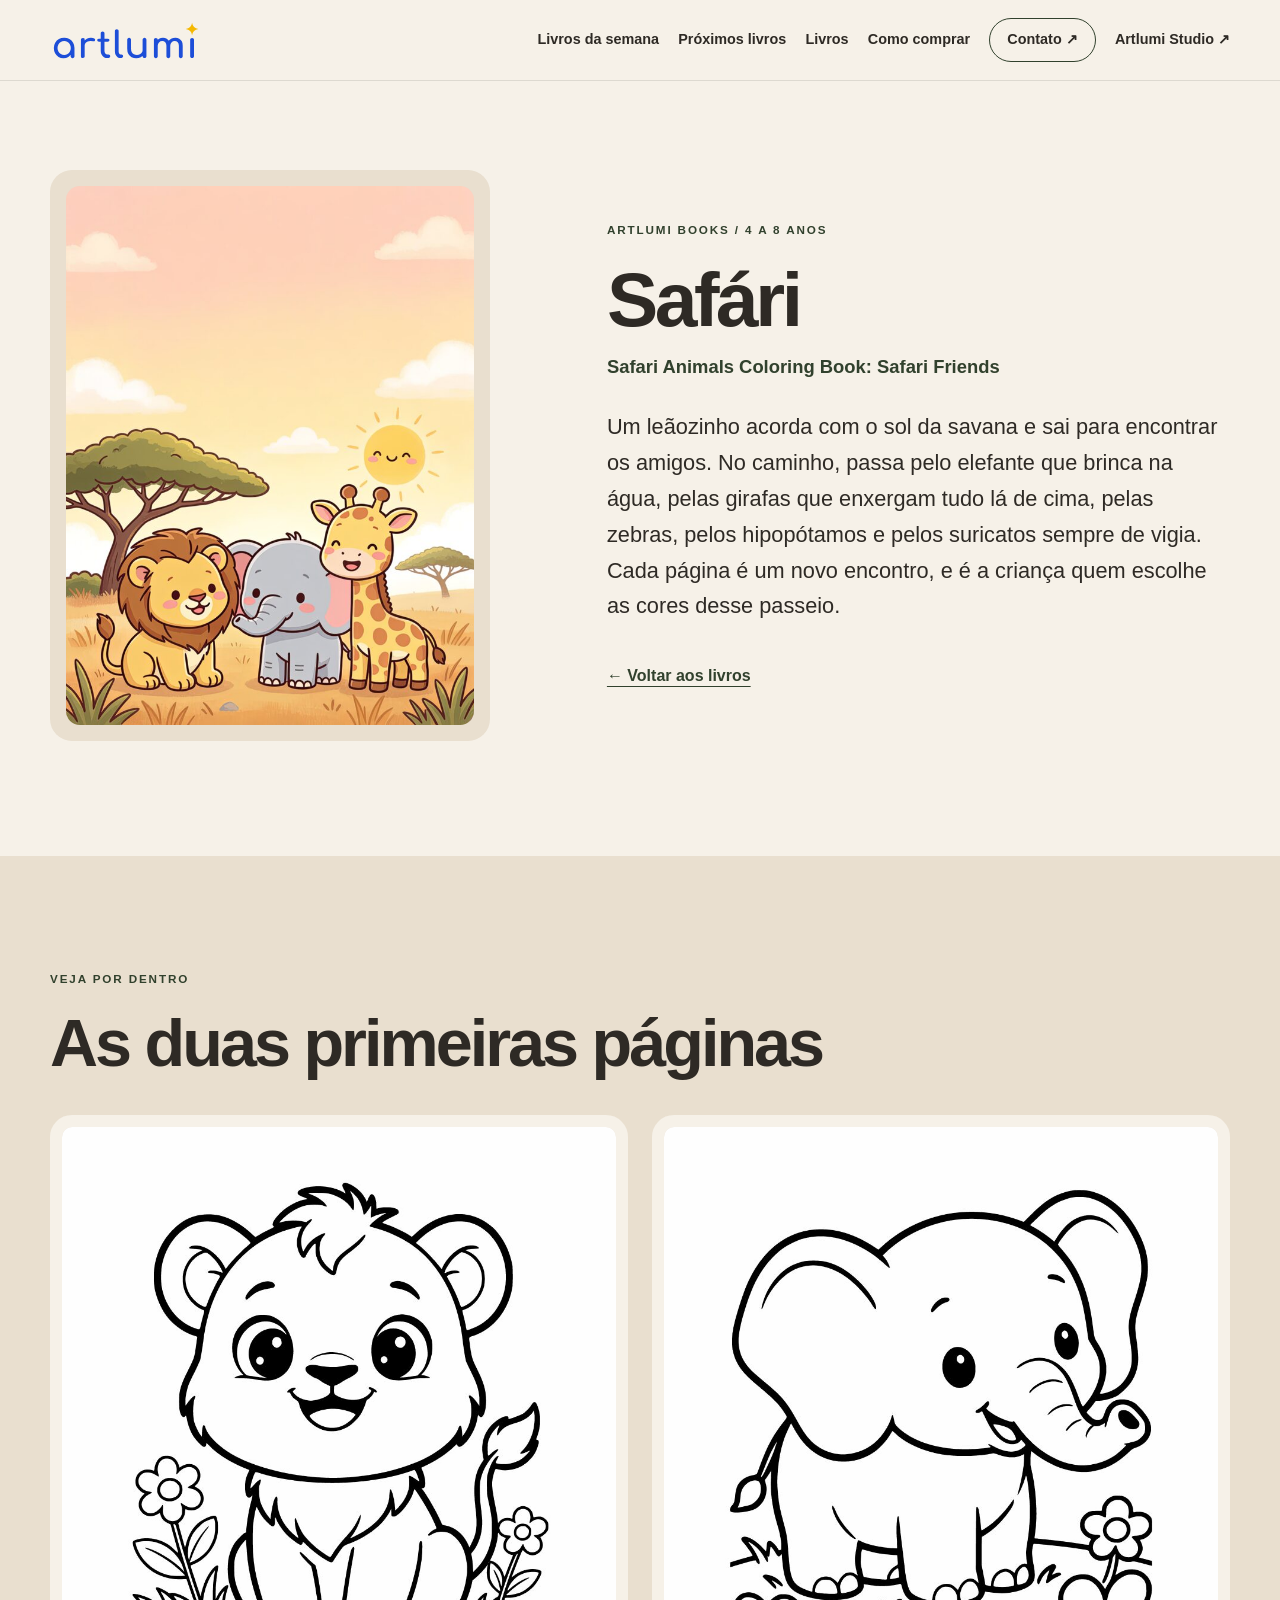
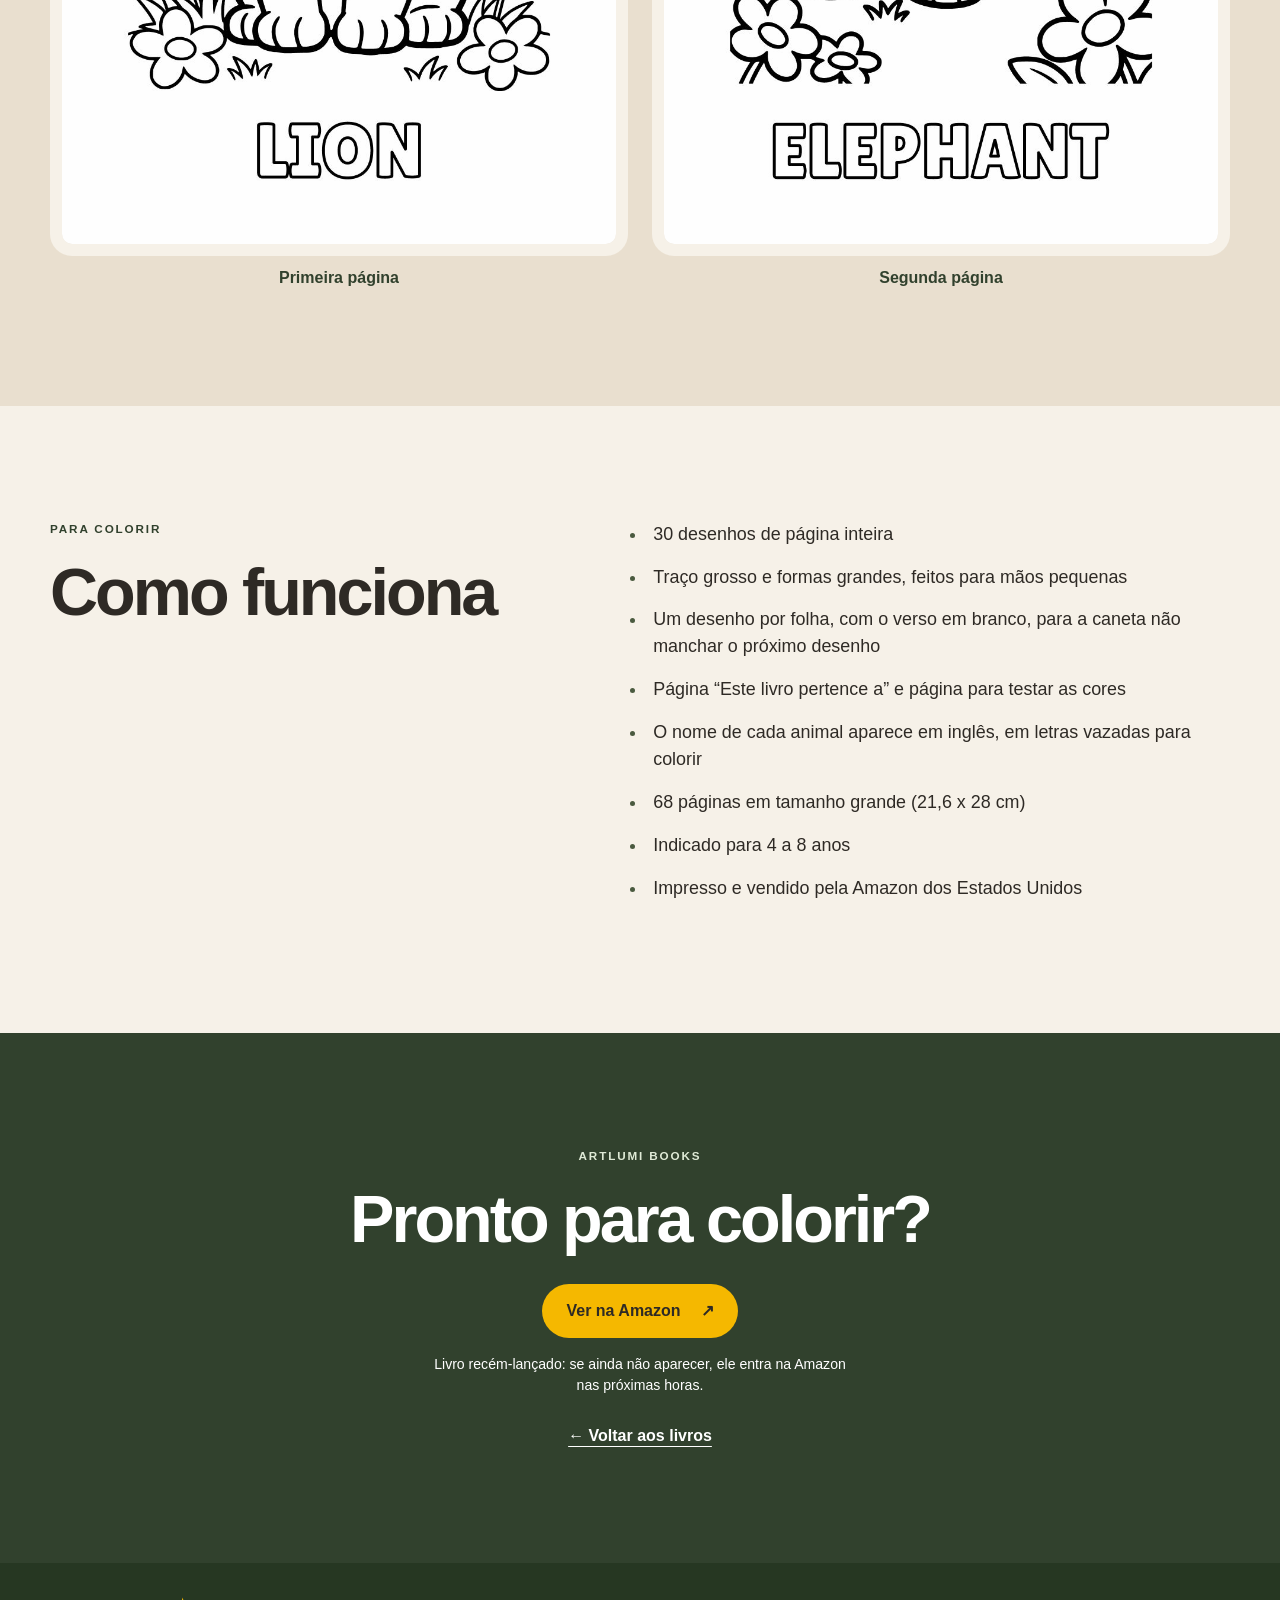
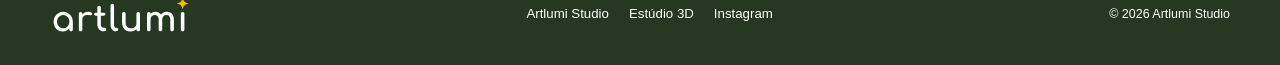
<file: livros/safari.html>
<!doctype html>
<html lang="pt-BR">
  <head>
    <meta charset="utf-8">
    <meta name="viewport" content="width=device-width, initial-scale=1">
    <meta name="description" content="Conheça Safári, livro de colorir infantil da Artlumi Books: história, páginas de exemplo e como funciona.">
    <meta property="og:type" content="book">
    <meta property="og:locale" content="pt_BR">
    <meta property="og:title" content="Safári | Artlumi Books">
    <meta property="og:description" content="Conheça Safári, livro de colorir infantil da Artlumi Books: história, páginas de exemplo e como funciona.">
    <meta property="og:image" content="https://book.artlumi.com.br/assets/img/livro-safari.jpg">
    <meta property="og:image:alt" content="Capa do livro de colorir infantil Safári">
    <meta property="og:url" content="https://book.artlumi.com.br/livros/safari.html">
    <meta name="theme-color" content="#F6F1E8">
    <title>Safári | Artlumi Books</title>
    <link rel="icon" type="image/svg+xml" href="../assets/img/logo-artlumi.svg">
    <link rel="stylesheet" href="../assets/style.css?v=20261031b">
    <script src="../assets/site.js?v=20261031b" defer></script>
  </head>
  <body>
    <header class="site-header">
      <div class="container header-inner">
        <a class="brand" href="../index.html#inicio" aria-label="Artlumi Books, voltar ao início">
          <img src="../assets/img/logo-artlumi.svg" width="150" height="49" alt="Artlumi Studio">
        </a>
        <button class="menu-toggle" type="button" aria-controls="menu-principal" aria-expanded="false" aria-label="Abrir menu">
          <span></span><span></span><span></span>
        </button>
        <nav class="site-nav" id="menu-principal" aria-label="Navegação principal">
          <a href="../index.html#livros-da-semana">Livros da semana</a>
          <a href="../index.html#proximos-livros">Próximos livros</a>
          <a href="../index.html#livros">Livros</a>
          <a href="../index.html#como-comprar">Como comprar</a>
          <a class="nav-contact" href="../index.html#contato">Contato <span aria-hidden="true">↗</span></a>
          <a href="https://artlumi.com.br">Artlumi Studio <span aria-hidden="true">↗</span></a>
        </nav>
      </div>
    </header>

    <main>
      <section class="section book-detail-hero" aria-labelledby="book-title">
        <div class="container detail-hero-grid">
          <div class="detail-cover"><img src="../assets/img/livro-safari.jpg" width="681" height="900" alt="Capa do livro de colorir infantil Safári"></div>
          <div class="detail-intro">
            <p class="eyebrow">ARTLUMI BOOKS / 4 A 8 ANOS</p>
            <h1 id="book-title">Safári</h1>
            <p class="original-title" lang="en">Safari Animals Coloring Book: Safari Friends</p>
            <p class="book-story">Um leãozinho acorda com o sol da savana e sai para encontrar os amigos. No caminho, passa pelo elefante que brinca na água, pelas girafas que enxergam tudo lá de cima, pelas zebras, pelos hipopótamos e pelos suricatos sempre de vigia. Cada página é um novo encontro, e é a criança quem escolhe as cores desse passeio.</p>
            <a class="back-link" href="../index.html#livros-da-semana">← Voltar aos livros</a>
          </div>
        </div>
      </section>

      <section class="section sample-section" aria-labelledby="sample-title">
        <div class="container">
          <p class="eyebrow">VEJA POR DENTRO</p>
          <h2 id="sample-title">As duas primeiras páginas</h2>
          <div class="sample-grid">
            <figure><img src="../assets/img/safari-pagina-1.jpg" width="935" height="1210" loading="lazy" alt="Primeira página para colorir do livro Safári"><figcaption>Primeira página</figcaption></figure>
            <figure><img src="../assets/img/safari-pagina-2.jpg" width="935" height="1210" loading="lazy" alt="Segunda página para colorir do livro Safári"><figcaption>Segunda página</figcaption></figure>
          </div>
        </div>
      </section>

      <section class="section how-section" aria-labelledby="how-title">
        <div class="container how-grid">
          <div><p class="eyebrow">PARA COLORIR</p><h2 id="how-title">Como funciona</h2></div>
          <ul class="how-list">
              <li>30 desenhos de página inteira</li>
              <li>Traço grosso e formas grandes, feitos para mãos pequenas</li>
              <li>Um desenho por folha, com o verso em branco, para a caneta não manchar o próximo desenho</li>
              <li>Página “Este livro pertence a” e página para testar as cores</li>
              <li>O nome de cada animal aparece em inglês, em letras vazadas para colorir</li>
              <li>68 páginas em tamanho grande (21,6 x 28 cm)</li>
              <li>Indicado para 4 a 8 anos</li>
              <li>Impresso e vendido pela Amazon dos Estados Unidos</li>
          </ul>
        </div>
      </section>

      <section class="section detail-cta" aria-labelledby="cta-title">
        <div class="container detail-cta-inner">
          <p class="eyebrow">ARTLUMI BOOKS</p>
          <h2 id="cta-title">Pronto para colorir?</h2>
          <a class="button button-yellow" href="https://www.amazon.com/s?k=Safari+Animals+Coloring+Book+Artlumi+Books" target="_blank" rel="noopener">Ver na Amazon <span aria-hidden="true">↗</span></a>
            <p class="launch-note">Livro recém-lançado: se ainda não aparecer, ele entra na Amazon nas próximas horas.</p>
          <a class="back-link" href="../index.html#livros-da-semana">← Voltar aos livros</a>
        </div>
      </section>
    </main>

    <footer class="site-footer">
      <div class="container footer-inner">
        <a href="../index.html#inicio" aria-label="Artlumi Books, voltar ao início"><img src="../assets/img/logo-artlumi-branco.svg" width="150" height="49" loading="lazy" alt="Artlumi Studio"></a>
        <nav aria-label="Links do rodapé">
          <a href="https://artlumi.com.br">Artlumi Studio</a>
          <a href="https://studio.artlumi.com.br">Estúdio 3D</a>
          <a href="https://www.instagram.com/studio.artlumi/" target="_blank" rel="noopener">Instagram</a>
        </nav>
        <small>© 2026 Artlumi Studio</small>
      </div>
    </footer>
  </body>
</html>
</file>
<file: assets/style.css>
:root {
  color-scheme: light;
  --green: #4a5a3f;
  --green-dark: #31412d;
  --beige: #e9dfcf;
  --cream: #f6f1e8;
  --ink: #2e2a25;
  --blue: #1d4ed8;
  --yellow: #f5b800;
  --white: #fffdf9;
  --radius: 22px;
}
*, *::before, *::after { box-sizing: border-box; }
html { scroll-behavior: smooth; scroll-padding-top: 96px; }
body { margin: 0; padding-top: 80px; min-width: 320px; color: var(--ink); background: var(--cream); font-family: "Avenir Next", Avenir, "Segoe UI", sans-serif; line-height: 1.5; }
img { display: block; max-width: 100%; }
a { color: inherit; }
button { font: inherit; }
:focus-visible { outline: 3px solid var(--blue); outline-offset: 4px; }
.container { width: min(100% - 48px, 1180px); margin-inline: auto; }
.section { padding-block: clamp(72px, 9vw, 128px); }
.eyebrow { margin: 0 0 20px; color: var(--green-dark); font-size: .73rem; font-weight: 800; letter-spacing: .16em; line-height: 1.4; }
h1, h2, h3, p { overflow-wrap: break-word; }
h1, h2, h3 { margin-top: 0; line-height: 1.08; letter-spacing: -.045em; }
h1, h2 { font-weight: 800; }
h2 { margin-bottom: 0; font-size: clamp(2.65rem, 5.2vw, 5rem); }
em { font-family: Georgia, serif; font-weight: 400; }
.button { display: inline-flex; align-items: center; justify-content: center; gap: 20px; min-height: 52px; padding: 13px 22px; border: 2px solid transparent; border-radius: 999px; font-weight: 800; text-decoration: none; text-align: center; transition: transform .2s ease, background-color .2s ease; }
.button:hover { transform: translateY(-3px); }
.button-primary { color: #fff; background: var(--green-dark); }
.button-primary:hover { background: #263722; }
.button-outline { border-color: var(--green-dark); color: var(--green-dark); }
.button-outline:hover { background: var(--beige); }
.button-yellow { color: var(--ink); background: var(--yellow); }
.button-yellow:hover { background: #ffd04b; }

.site-header { position: fixed; z-index: 20; top: 0; right: 0; left: 0; border-bottom: 1px solid rgba(46,42,37,.12); background: rgba(246,241,232,.97); }
.header-inner { display: flex; align-items: center; justify-content: space-between; min-height: 80px; gap: 20px; }
.brand { display: inline-flex; flex: none; align-items: center; }
.brand img { width: 150px; height: auto; }
.site-nav { display: flex; align-items: center; gap: clamp(10px, 1.5vw, 24px); }
.site-nav a { font-size: .9rem; font-weight: 700; text-decoration: none; }
.site-nav a:hover, .site-footer a:hover { text-decoration: underline; text-underline-offset: 5px; }
.site-nav .nav-contact { padding: 10px 17px; border: 1px solid var(--green-dark); border-radius: 999px; }
.menu-toggle { display: none; }

.hero { overflow: hidden; padding-block: clamp(38px, 5vw, 72px) clamp(72px, 8vw, 120px); }
.hero-grid { display: grid; grid-template-columns: minmax(0, 1fr) minmax(0, 1fr); align-items: center; gap: clamp(30px, 5vw, 72px); }
.hero-copy { padding-block: 20px; }
.hero .eyebrow { display: flex; align-items: center; gap: 10px; }
.eyebrow-dot { flex: none; width: 9px; height: 9px; border-radius: 50%; background: var(--yellow); }
.hero h1 { max-width: 680px; margin-bottom: 24px; font-size: clamp(3.3rem, 5.7vw, 5.7rem); }
.hero h1 em { color: var(--green); }
.hero-lead { max-width: 480px; margin: 0 0 32px; font-size: clamp(1.1rem, 1.8vw, 1.4rem); line-height: 1.5; }
.hero-actions { display: flex; flex-wrap: wrap; gap: 12px; }
.hero-note { margin: 28px 0 0; color: #555044; font-size: .9rem; }
.hero-media { position: relative; min-width: 0; padding: 0 20px 22px 0; }
.hero-image-wrap { overflow: hidden; aspect-ratio: 1 / 1; border-radius: 40% 40% 25px 25px; background: var(--beige); box-shadow: 20px 22px 0 var(--beige); }
.hero-image-wrap img { width: 100%; height: 100%; object-fit: cover; }
.media-sticker { position: absolute; right: -13px; bottom: -18px; display: grid; place-items: center; width: 116px; height: 116px; border: 5px solid var(--cream); border-radius: 50%; color: var(--ink); background: var(--yellow); font-size: .95rem; font-weight: 800; line-height: 1.12; text-align: center; transform: rotate(12deg); }

.books-section { background: var(--beige); }
#livros-da-semana { background: var(--beige); }
#proximos-livros { background: var(--cream); }
.section-heading { display: flex; align-items: end; justify-content: space-between; gap: 30px; margin-bottom: 38px; }
.section-heading h2 span { color: var(--green); }
.section-heading > p { max-width: 360px; margin: 0 0 5px; font-size: 1.06rem; }
.feature-grid { display: grid; grid-template-columns: repeat(2, minmax(0, 1fr)); gap: 24px; }
.feature-card { min-width: 0; }
.feature-card > a { display: grid; grid-template-columns: minmax(0, 240px) minmax(0, 1fr); gap: 24px; height: 100%; padding: 20px; border-radius: var(--radius); background: var(--cream); text-decoration: none; transition: transform .2s ease, box-shadow .2s ease; }
.feature-card > a:hover { transform: translateY(-4px); box-shadow: 0 14px 26px rgba(46,42,37,.12); }
#proximos-livros .feature-card > a { background: var(--white); box-shadow: 0 0 0 1px rgba(46,42,37,.1); }
#proximos-livros .feature-card > a:hover { box-shadow: 0 14px 26px rgba(46,42,37,.12); }
.feature-cover img { width: 100%; height: auto; aspect-ratio: 681 / 900; border-radius: 14px; object-fit: cover; }
.feature-copy { display: flex; flex-direction: column; align-items: flex-start; min-width: 0; }
.feature-copy h3 { margin-bottom: 8px; font-size: clamp(1.55rem, 2.2vw, 2.2rem); }
.feature-copy .original-title { margin: 0 0 14px; color: #555044; font-size: .9rem; }
.feature-story { margin: 0 0 14px; }
.release-date { margin: 0 0 16px; padding: 10px 12px; border-radius: 12px; color: var(--green-dark); background: #e3e9d9; font-weight: 800; }
.feature-pages { display: grid; grid-template-columns: repeat(2, minmax(0, 1fr)); gap: 8px; width: 100%; margin: auto 0 20px; }
.feature-pages img { width: 100%; height: auto; border: 1px solid rgba(46,42,37,.14); border-radius: 8px; background: #fff; }
.feature-card .button { width: 100%; }
.books-grid { display: grid; grid-template-columns: repeat(3, minmax(0, 1fr)); gap: 26px 20px; }
.book-card { min-width: 0; margin: 0; }
.book-card a { display: block; height: 100%; padding: 12px 12px 20px; border-radius: var(--radius); background: var(--cream); text-decoration: none; transition: transform .2s ease, box-shadow .2s ease; }
.book-card a:hover { transform: translateY(-4px); box-shadow: 0 14px 26px rgba(46,42,37,.12); }
.book-card img { width: 100%; height: auto; aspect-ratio: 681 / 900; border-radius: 14px; object-fit: cover; }
.book-card .book-caption { padding: 18px 6px 0; }
.book-card h3 { margin-bottom: 9px; font-size: 1.35rem; }
.book-card .original-title { margin: 0 0 14px; color: #555044; font-size: .88rem; line-height: 1.45; }
.book-card .age { display: inline-block; padding: 5px 10px; border-radius: 999px; color: var(--green-dark); background: #e3e9d9; font-size: .76rem; font-weight: 800; }
.book-card .card-link { display: block; margin-top: 14px; color: var(--green-dark); font-size: .88rem; font-weight: 800; }


.book-detail-hero { padding-top: clamp(48px, 7vw, 96px); }
.detail-hero-grid { display: grid; grid-template-columns: minmax(0, .75fr) minmax(0, 1fr); align-items: center; gap: clamp(32px, 7vw, 100px); }
.detail-cover { max-width: 440px; padding: 16px; border-radius: var(--radius); background: var(--beige); }
.detail-cover img { width: 100%; height: auto; border-radius: 14px; }
.detail-intro h1 { margin-bottom: 12px; font-size: clamp(3.2rem, 6vw, 6rem); }
.detail-intro .original-title { margin: 0 0 28px; color: var(--green-dark); font-size: 1.15rem; font-weight: 700; }
.book-story { margin: 0 0 28px; font-size: clamp(1.12rem, 1.7vw, 1.4rem); line-height: 1.65; }
.back-link { display: inline-block; margin-top: 12px; color: var(--green-dark); font-weight: 800; text-underline-offset: 5px; }
.sample-section { background: var(--beige); }
.sample-section h2 { max-width: 800px; margin-bottom: 36px; }
.sample-grid { display: grid; grid-template-columns: repeat(2, minmax(0, 1fr)); gap: 24px; }
.sample-grid figure { min-width: 0; margin: 0; }
.sample-grid img { width: 100%; height: auto; border: 12px solid var(--cream); border-radius: var(--radius); }
.sample-grid figcaption { margin-top: 10px; color: var(--green-dark); font-weight: 700; text-align: center; }
.how-grid { display: grid; grid-template-columns: minmax(0, .8fr) minmax(0, 1fr); gap: 7%; }
.how-list { margin: 0; padding-left: 1.5em; font-size: 1.12rem; }
.how-list li { padding: 0 0 16px 6px; }
.how-list li::marker { color: var(--green); }
.detail-cta { color: #fff; background: var(--green-dark); text-align: center; }
.detail-cta-inner { display: flex; flex-direction: column; align-items: center; }
.detail-cta .eyebrow { color: #dfead6; }
.detail-cta h2 { margin-bottom: 28px; }
.detail-cta .release-date { max-width: 520px; color: var(--green-dark); }
.detail-cta .back-link { margin-top: 28px; color: #fff; }
.launch-note { max-width: 430px; margin: 16px 0 0; font-size: .88rem; }

.buy-section { color: #fff; background: var(--green); }
.buy-grid { display: grid; grid-template-columns: minmax(0, 1fr) minmax(0, 1fr); align-items: center; gap: 7%; }
.buy-section .eyebrow { color: #e6efd9; }
.buy-section h2 em { color: var(--yellow); }
.buy-copy { max-width: 540px; font-size: clamp(1.16rem, 2vw, 1.5rem); line-height: 1.55; }
.buy-copy p { margin: 0 0 18px; }
.buy-copy p:last-child { margin-bottom: 0; }

.contact-section { color: #fff; background: var(--green-dark); text-align: center; }
.contact-inner { display: flex; flex-direction: column; align-items: center; }
.contact-section .eyebrow { color: #dfead6; }
.contact-section h2 em { color: var(--yellow); }
.contact-inner > p:not(.eyebrow) { max-width: 490px; margin: 24px 0 30px; font-size: 1.1rem; }
.contact-actions { display: flex; flex-wrap: wrap; align-items: center; justify-content: center; gap: 18px 26px; }
.contact-email { color: #fff; font-weight: 800; text-decoration-thickness: 1px; text-underline-offset: 6px; overflow-wrap: anywhere; }
.contact-email span { margin-left: 8px; }
.site-footer { padding-block: 28px; color: #fff; background: #263722; }
.footer-inner { display: flex; align-items: center; justify-content: space-between; gap: 24px; }
.footer-inner img { width: 140px; height: auto; }
.site-footer nav { display: flex; flex-wrap: wrap; gap: 12px 20px; }
.site-footer a { font-size: .83rem; text-decoration: none; }
.site-footer small { white-space: nowrap; font-size: .78rem; }

.not-found { min-height: calc(100vh - 80px); display: grid; place-items: center; text-align: center; }
.not-found h1 { margin-bottom: 18px; font-size: clamp(3rem, 8vw, 5rem); }
.not-found p { margin-bottom: 28px; }

@media (max-width: 1100px) {
  .feature-grid { grid-template-columns: 1fr; }
  .feature-pages { max-width: 340px; }
}
@media (max-width: 900px) {
  .books-grid { grid-template-columns: repeat(2, minmax(0, 1fr)); }
  .footer-inner { flex-wrap: wrap; }
}
@media (max-width: 1050px) {
  html { scroll-padding-top: 76px; }
  body { padding-top: 68px; }
  .header-inner { min-height: 68px; }
  .brand img { width: 124px; }
  .menu-toggle { display: flex; flex-direction: column; align-items: center; justify-content: center; gap: 5px; width: 44px; height: 44px; border: 1px solid var(--green-dark); border-radius: 50%; color: var(--green-dark); background: transparent; cursor: pointer; }
  .menu-toggle span { display: block; width: 18px; height: 2px; border-radius: 2px; background: currentColor; }
  .site-nav { position: absolute; top: 68px; right: 0; left: 0; display: none; flex-direction: column; align-items: stretch; gap: 0; padding: 12px 16px 20px; border-bottom: 1px solid rgba(46,42,37,.12); background: var(--cream); box-shadow: 0 12px 22px rgba(46,42,37,.1); }
  .site-nav.is-open { display: flex; }
  .site-nav a { padding: 12px 8px; }
  .site-nav .nav-contact { margin-top: 5px; padding: 12px; text-align: center; }
}
@media (max-width: 720px) {
  .container { width: min(100% - 32px, 1180px); }
  .hero { padding-block: 34px 82px; }
  .hero-grid, .buy-grid { grid-template-columns: 1fr; gap: 30px; }
  .hero-copy { padding: 0; }
  .hero h1 { margin-bottom: 18px; font-size: clamp(3rem, 12vw, 5rem); }
  .hero-lead { margin-bottom: 24px; }
  .hero-note { margin-top: 20px; }
  .hero-media { width: min(100% - 12px, 500px); margin-inline: auto; }
  .media-sticker { right: -8px; bottom: -22px; width: 90px; height: 90px; font-size: .73rem; }
  .section-heading { align-items: start; flex-direction: column; gap: 18px; margin-bottom: 28px; }
  .section-heading > p { max-width: 550px; }
  .detail-hero-grid, .how-grid { grid-template-columns: 1fr; gap: 30px; }
  .detail-cover { width: min(100%, 400px); margin-inline: auto; }
}
@media (max-width: 520px) {
  .section { padding-block: 72px; }
  .feature-grid, .sample-grid { grid-template-columns: 1fr; gap: 18px; }
  .feature-card > a { grid-template-columns: 1fr; padding: 16px; }
  .feature-cover { max-width: 320px; margin-inline: auto; width: 100%; }
  .books-grid { grid-template-columns: 1fr; gap: 18px; }
  .hero-actions .button { width: 100%; }
  .contact-actions { flex-direction: column; }
  .footer-inner { flex-direction: column; align-items: flex-start; }
  .site-footer nav { gap: 12px 16px; }
}
@media (prefers-reduced-motion: reduce) {
  html { scroll-behavior: auto; }
  *, *::before, *::after { transition-duration: .01ms !important; }
}
</file>
